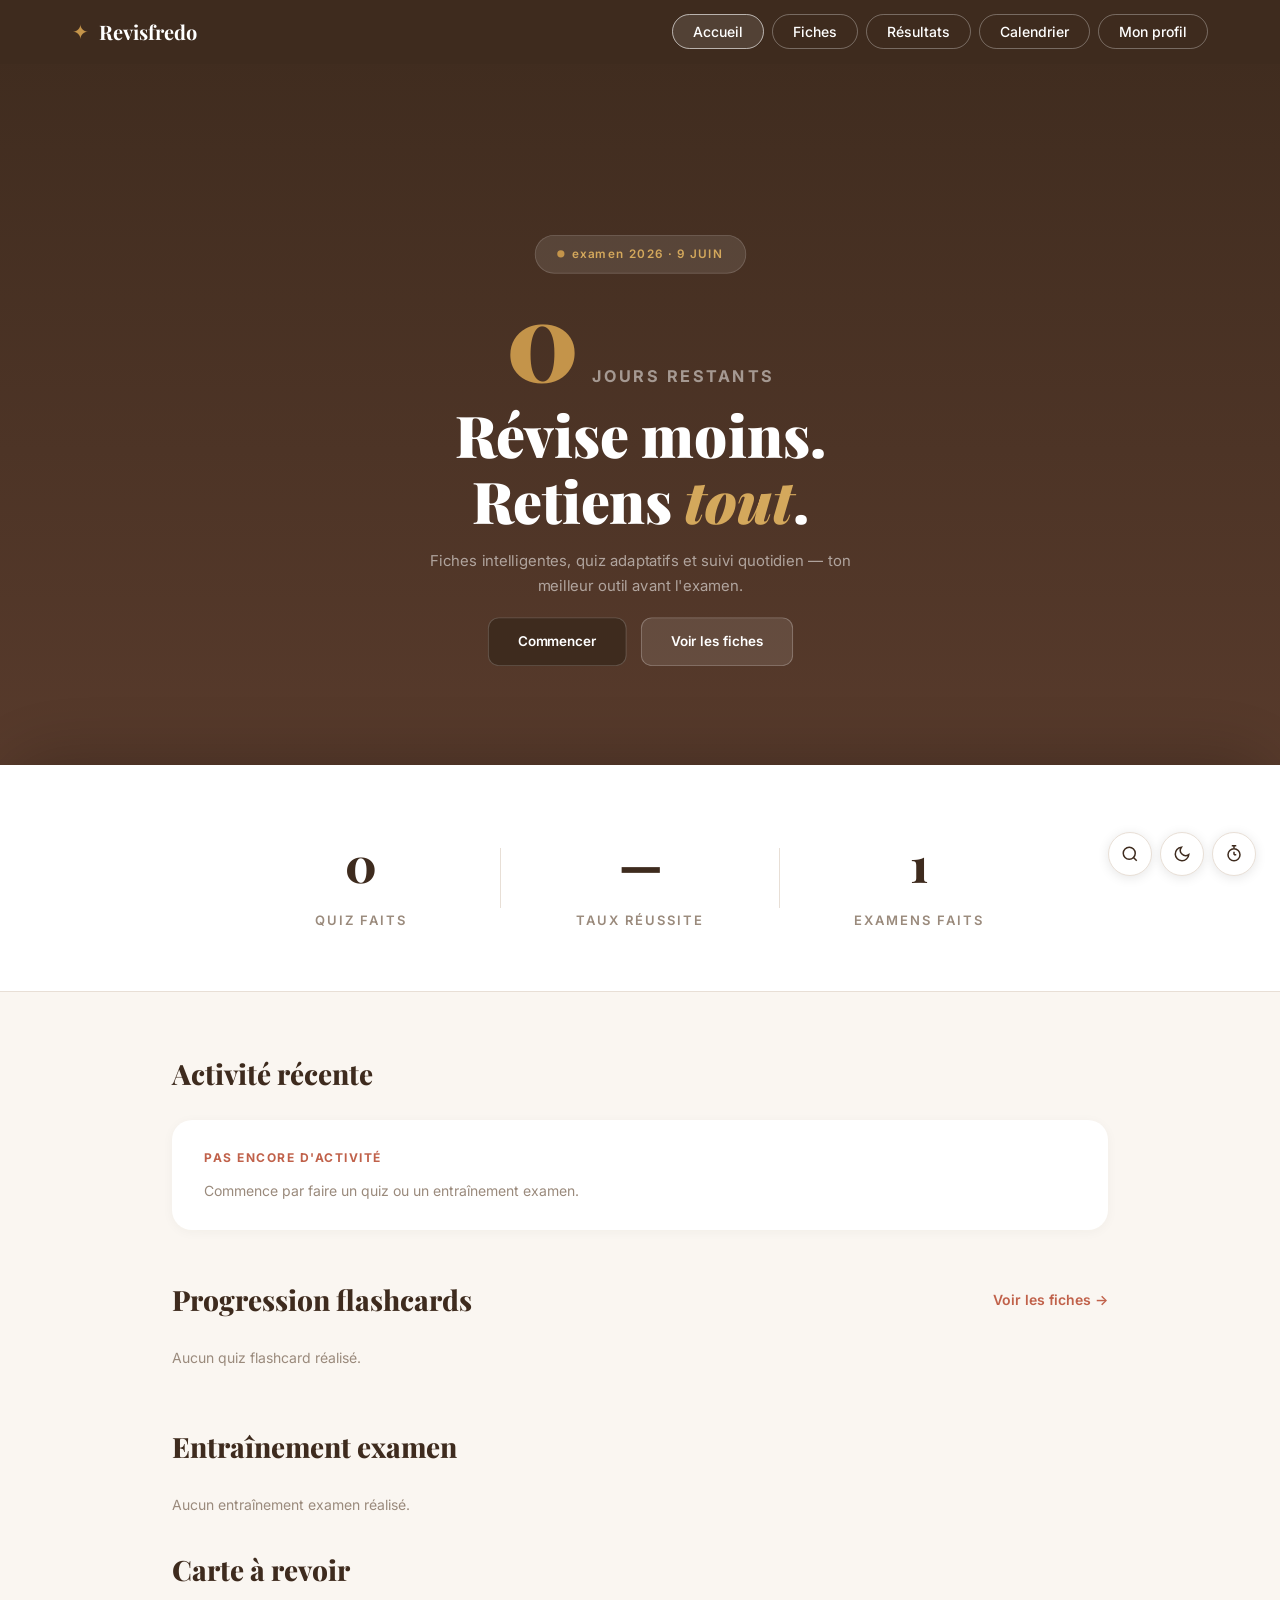
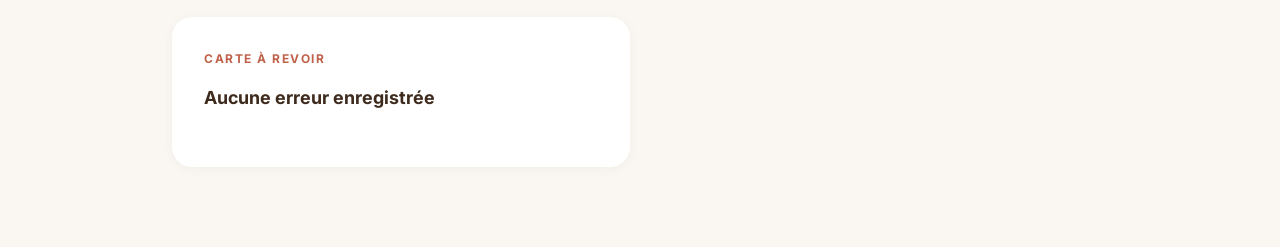
<file: index.html>
<!DOCTYPE html>
<html lang="fr">
<head>
    <meta charset="UTF-8">
    <meta name="viewport" content="width=device-width, initial-scale=1.0">
    <title>Revisfredo — Révise moins. Retiens tout.</title>
    <link rel="stylesheet" href="css/style.css">
    <link href="https://fonts.googleapis.com/css2?family=Playfair+Display:ital,wght@0,700;0,800;0,900;1,700;1,800&family=Inter:wght@400;500;600;700&display=swap" rel="stylesheet">
<script>if(localStorage.getItem("revisfredo_theme")==="dark")document.documentElement.setAttribute("data-theme","dark")</script>
</head>
<body>

    <!-- NAVBAR -->
    <nav class="navbar">
        <div class="nav-container">
            <div class="nav-logo">
                <span class="logo-icon">✦</span>
                <span class="logo-text">Revisfredo</span>
            </div>
            <div class="nav-hamburger" onclick="this.classList.toggle('open');document.querySelector('.nav-links').classList.toggle('open');document.body.classList.toggle('menu-open');document.documentElement.classList.toggle('menu-open')"><span></span><span></span><span></span></div>
            <ul class="nav-links">
                <li><a href="index.html" class="active">Accueil</a></li>
                <li><a href="fiches.html">Fiches</a></li>
                <li><a href="resultats.html">Résultats</a></li>
                <li><a href="calendrier.html">Calendrier</a></li>
                <li><a href="profil.html">Mon profil</a></li>
            </ul>
        </div>
    </nav>

    <!-- HERO -->
    <section class="hero">
        <div class="hero-container">
            <div class="hero-badge">
                <span class="badge-dot"></span>
                examen 2026 · 9 JUIN
            </div>
            <div class="countdown-big">
                <span id="countdown"></span> <span class="countdown-label">JOURS RESTANTS</span>
            </div>
            <h1 class="hero-title">Révise moins.<br>Retiens <em>tout</em>.</h1>
            <p class="hero-subtitle">Fiches intelligentes, quiz adaptatifs et suivi quotidien — ton<br>meilleur outil avant l'examen.</p>
            <div class="hero-buttons">
                <a href="fiches.html" class="btn btn-dark">Commencer</a>
                <a href="fiches.html" class="btn btn-outline">Voir les fiches</a>
            </div>
        </div>
    </section>

    <!-- SPACER to push content below the fixed hero -->
    <div class="hero-spacer"></div>

    <!-- CONTENT PANEL that slides up over the hero -->
    <div class="content-panel">

    <!-- STATS (dynamiques) -->
    <section class="stats">
        <div class="stats-container">
            <div class="stat-item">
                <span class="stat-number" id="statQuiz">0</span>
                <span class="stat-label">QUIZ FAITS</span>
            </div>
            <div class="stat-divider"></div>
            <div class="stat-item">
                <span class="stat-number" id="statPct">0%</span>
                <span class="stat-label">TAUX RÉUSSITE</span>
            </div>
            <div class="stat-divider"></div>
            <div class="stat-item">
                <span class="stat-number" id="statExam">0</span>
                <span class="stat-label">EXAMENS FAITS</span>
            </div>
        </div>
    </section>

    <section class="main-content">
        <div class="main-container">

            <!-- ACTIVITÉ RÉCENTE -->
            <div class="matieres-header">
                <h2>Activité récente</h2>
            </div>
            <div id="recentActivity"></div>

            <!-- FLASHCARDS PAR MODULE -->
            <div class="matieres-header" style="margin-top:32px;">
                <h2>Progression flashcards</h2>
                <a href="fiches.html" class="see-all">Voir les fiches →</a>
            </div>
            <div class="matieres-grid" id="fcProgress"></div>

            <!-- ENTRAÎNEMENT EXAMEN -->
            <div class="matieres-header" style="margin-top:32px;">
                <h2>Entraînement examen</h2>
            </div>
            <div id="examProgress"></div>

            <!-- CARTE À REVOIR -->
            <h2 class="section-title" style="margin-top:32px;">Carte à revoir</h2>
            <div class="quiz-progression-grid">
                <div class="quiz-card" id="hardFlashcard">
                    <span class="quiz-label">CARTE À REVOIR</span>
                    <p class="quiz-question" id="hardQuestion">Aucune erreur enregistrée</p>
                    <div class="quiz-answer-reveal">
                        <button class="btn btn-outline btn-sm" id="hardRevealBtn">Voir la réponse</button>
                        <p class="quiz-answer-text" id="hardAnswer" style="display:none;"></p>
                    </div>
                </div>
            </div>

        </div>
    </section>

    </div><!-- /content-panel -->

    <script src="js/script.js"></script>
    <script>
    (function() {
        // === FLASHCARD RESULTS ===
        const fcGlobal = JSON.parse(localStorage.getItem('fc_results_global') || '{}');
        let totalQuiz = 0, totalCorrect = 0, totalCards = 0;

        Object.values(fcGlobal).forEach(m => {
            if (m.total) { totalCards += m.total; totalCorrect += m.correct; totalQuiz++; }
        });

        // === EXAM RESULTS ===
        let examCount = 0;
        const examModules = ['M106','M117','M231','M162','M319'];
        const allExamStats = {};
        examModules.forEach(code => {
            const key = `exam_stats_${code}`;
            const stats = JSON.parse(localStorage.getItem(key) || '{}');
            if (Object.keys(stats).length > 0) {
                examCount++;
                Object.entries(stats).forEach(([theme, data]) => {
                    totalCards += data.correct + data.wrong;
                    totalCorrect += data.correct;
                    allExamStats[theme] = data;
                });
            }
        });
        // Also check by name
        ['Maintenance BDD','Infrastructure réseau','Protection des données','Modélisation de données','C++','Sciences appliquées'].forEach(name => {
            const key = `exam_stats_${name}`;
            const stats = JSON.parse(localStorage.getItem(key) || '{}');
            if (Object.keys(stats).length > 0) {
                examCount++;
                Object.entries(stats).forEach(([theme, data]) => {
                    if (!allExamStats[theme]) {
                        totalCards += data.correct + data.wrong;
                        totalCorrect += data.correct;
                        allExamStats[theme] = data;
                    }
                });
            }
        });

        // STATS BAR
        document.getElementById('statQuiz').textContent = totalQuiz;
        document.getElementById('statPct').textContent = totalCards > 0 ? Math.round(totalCorrect / totalCards * 100) + '%' : '—';
        document.getElementById('statExam').textContent = examCount;

        // === RECENT ACTIVITY ===
        const recentDiv = document.getElementById('recentActivity');
        const activities = [];

        Object.entries(fcGlobal).forEach(([key, m]) => {
            if (m.total > 0) {
                const pct = Math.round(m.correct / m.total * 100);
                activities.push({
                    type: 'flashcard',
                    name: m.name || key,
                    code: m.code || key,
                    score: `${m.correct}/${m.total}`,
                    pct: pct
                });
            }
        });

        Object.entries(allExamStats).forEach(([theme, data]) => {
            const total = data.correct + data.wrong;
            const pct = Math.round(data.correct / total * 100);
            activities.push({ type: 'exam', name: theme, score: `${data.correct}/${total}`, pct: pct });
        });

        if (activities.length === 0) {
            recentDiv.innerHTML = '<div class="today-card"><div class="today-left"><span class="today-label">PAS ENCORE D\'ACTIVITÉ</span><p style="color:var(--text-muted);font-size:14px;margin-top:8px;">Commence par faire un quiz ou un entraînement examen.</p></div></div>';
        } else {
            let html = '';
            activities.slice(0, 6).forEach(a => {
                const icon = a.type === 'exam' ? '📝' : '🃏';
                const label = a.type === 'exam' ? 'Examen' : 'Flashcards';
                const cls = a.pct >= 70 ? 'color:#2E7D32' : a.pct >= 40 ? 'color:#E65100' : 'color:#C62828';
                html += `<div class="today-card" style="margin-bottom:8px;">
                    <div class="today-left">
                        <span class="today-label">${icon} ${label}</span>
                        <div class="today-tasks"><span class="task done" style="font-size:14px;">${a.name}</span></div>
                    </div>
                    <div class="today-right">
                        <span class="today-count" style="${cls}">${a.pct}%</span>
                        <span class="today-completed">${a.score}</span>
                    </div>
                </div>`;
            });
            recentDiv.innerHTML = html;
        }

        // === FLASHCARD PROGRESS PER MODULE ===
        const fcDiv = document.getElementById('fcProgress');
        const modules = Object.entries(fcGlobal);
        if (modules.length === 0) {
            fcDiv.innerHTML = '<p style="color:var(--text-muted);font-size:14px;">Aucun quiz flashcard réalisé.</p>';
        } else {
            let html = '';
            modules.forEach(([key, m]) => {
                const pct = m.total > 0 ? Math.round(m.correct / m.total * 100) : 0;
                html += `<div class="matiere-card">
                    <div class="matiere-icon icon-math">
                        <svg width="24" height="24" viewBox="0 0 24 24" fill="none" stroke="currentColor" stroke-width="2"><rect x="2" y="4" width="20" height="14" rx="3"/><line x1="8" y1="21" x2="16" y2="21"/><line x1="12" y1="18" x2="12" y2="21"/></svg>
                    </div>
                    <h3>${m.name || key}</h3>
                    <p class="matiere-topics">${m.correct} correctes · ${m.total - m.correct} erreurs</p>
                    <div class="matiere-progress">
                        <div class="progress-info"><span>${m.total} cartes</span><span>${pct}%</span></div>
                        <div class="progress-bar"><div class="progress-fill" data-progress="${pct}"></div></div>
                    </div>
                </div>`;
            });
            fcDiv.innerHTML = html;
            // Animate progress bars
            setTimeout(() => {
                fcDiv.querySelectorAll('.progress-fill').forEach(bar => {
                    bar.style.width = bar.dataset.progress + '%';
                });
            }, 100);
        }

        // === EXAM PROGRESS ===
        const examDiv = document.getElementById('examProgress');
        const examEntries = Object.entries(allExamStats);
        if (examEntries.length === 0) {
            examDiv.innerHTML = '<p style="color:var(--text-muted);font-size:14px;">Aucun entraînement examen réalisé.</p>';
        } else {
            let html = '<div class="matieres-grid">';
            examEntries.forEach(([theme, data]) => {
                const total = data.correct + data.wrong;
                const pct = Math.round(data.correct / total * 100);
                const color = pct >= 70 ? '#2E7D32' : pct >= 40 ? '#E65100' : '#C62828';
                html += `<div class="matiere-card">
                    <div class="matiere-icon" style="background:${color}15;color:${color};">
                        <svg width="24" height="24" viewBox="0 0 24 24" fill="none" stroke="${color}" stroke-width="2"><path d="M9 11l3 3L22 4"/><path d="M21 12v7a2 2 0 0 1-2 2H5a2 2 0 0 1-2-2V5a2 2 0 0 1 2-2h11"/></svg>
                    </div>
                    <h3>${theme}</h3>
                    <p class="matiere-topics">${data.correct} correctes · ${data.wrong} erreurs</p>
                    <div class="matiere-progress">
                        <div class="progress-info"><span>${total} questions</span><span style="color:${color}">${pct}%</span></div>
                        <div class="progress-bar"><div class="progress-fill" data-progress="${pct}"></div></div>
                    </div>
                </div>`;
            });
            html += '</div>';
            examDiv.innerHTML = html;
            setTimeout(() => {
                examDiv.querySelectorAll('.progress-fill').forEach(bar => {
                    bar.style.width = bar.dataset.progress + '%';
                });
            }, 100);
        }

        // === CARTE À REVOIR ===
        const allErrors = [];
        Object.values(fcGlobal).forEach(m => {
            if (m.errors) allErrors.push(...m.errors);
        });
        if (allErrors.length > 0) {
            const rand = allErrors[Math.floor(Math.random() * allErrors.length)];
            document.getElementById('hardQuestion').textContent = rand.q;
            document.getElementById('hardAnswer').textContent = rand.a;
            document.getElementById('hardRevealBtn').addEventListener('click', function() {
                const ans = document.getElementById('hardAnswer');
                if (ans.style.display === 'none') {
                    ans.style.display = 'block';
                    this.textContent = 'Masquer';
                } else {
                    ans.style.display = 'none';
                    this.textContent = 'Voir la réponse';
                }
            });
        } else {
            document.getElementById('hardRevealBtn').style.display = 'none';
        }
    })();
    </script>

<script src="js/global.js"></script>
</body>
</html>
</file>
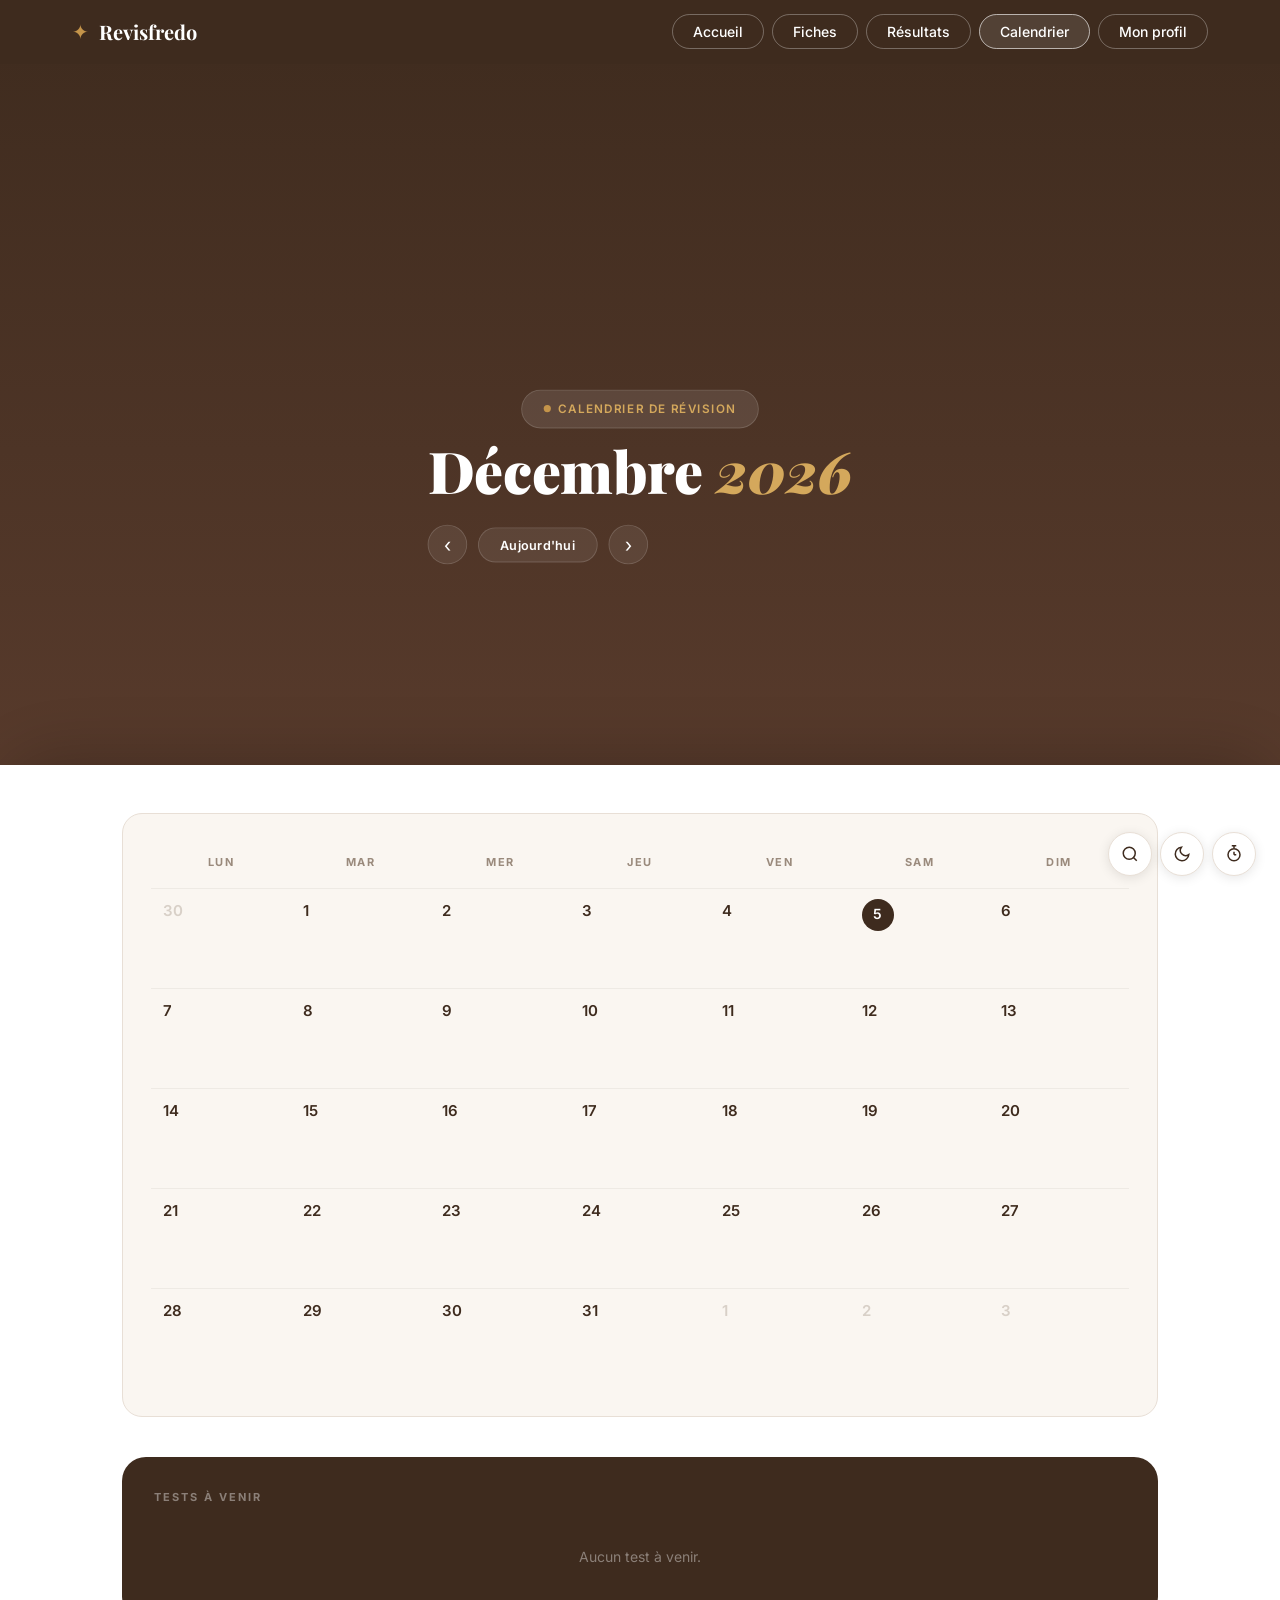
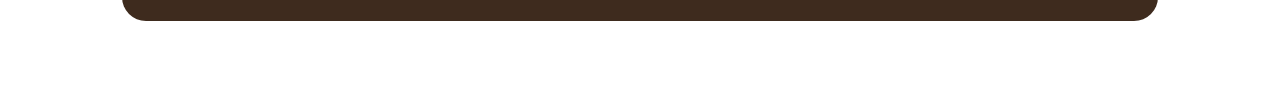
<file: calendrier.html>
<!DOCTYPE html>
<html lang="fr">
<head>
    <meta charset="UTF-8">
    <meta name="viewport" content="width=device-width, initial-scale=1.0">
    <title>Revisfredo — Calendrier</title>
    <link rel="stylesheet" href="css/style.css">
    <link rel="stylesheet" href="css/calendrier.css">
    <link href="https://fonts.googleapis.com/css2?family=Playfair+Display:ital,wght@0,700;0,800;0,900;1,700;1,800&family=Inter:wght@400;500;600;700&display=swap" rel="stylesheet">
<script>if(localStorage.getItem("revisfredo_theme")==="dark")document.documentElement.setAttribute("data-theme","dark")</script>
</head>
<body>

    <!-- NAVBAR -->
    <nav class="navbar">
        <div class="nav-container">
            <div class="nav-logo">
                <span class="logo-icon">✦</span>
                <span class="logo-text">Revisfredo</span>
            </div>
            <div class="nav-hamburger" onclick="this.classList.toggle('open');document.querySelector('.nav-links').classList.toggle('open');document.body.classList.toggle('menu-open');document.documentElement.classList.toggle('menu-open')"><span></span><span></span><span></span></div>
            <ul class="nav-links">
                <li><a href="index.html">Accueil</a></li>
                <li><a href="fiches.html">Fiches</a></li>
                <li><a href="resultats.html">Résultats</a></li>
                <li><a href="calendrier.html" class="active">Calendrier</a></li>
                <li><a href="profil.html">Mon profil</a></li>
            </ul>
        </div>
    </nav>

    <!-- HERO -->
    <section class="hero hero-cal">
        <div class="hero-container">
            <div class="hero-badge">
                <span class="badge-dot"></span>
                CALENDRIER DE RÉVISION
            </div>
            <h1 class="hero-title"><span id="calMonthTitle">Mars</span> <em id="calYearTitle">2026</em></h1>
            <div class="cal-nav">
                <button class="cal-nav-btn" id="calPrev">‹</button>
                <button class="cal-nav-today" id="calToday">Aujourd'hui</button>
                <button class="cal-nav-btn" id="calNext">›</button>
            </div>
        </div>
    </section>

    <!-- SPACER -->
    <div class="hero-spacer"></div>

    <!-- CONTENT PANEL -->
    <div class="content-panel">

        <!-- CALENDRIER GRAND -->
        <section class="cal-section">
            <div class="cal-container-wide">
                <div class="cal-grid">
                    <div class="cal-header-row">
                        <span>LUN</span><span>MAR</span><span>MER</span><span>JEU</span><span>VEN</span><span>SAM</span><span>DIM</span>
                    </div>
                    <div class="cal-body" id="calBody"></div>
                </div>
            </div>
        </section>

        <!-- TESTS À VENIR -->
        <section class="cal-upcoming-section">
            <div class="cal-container-wide">
                <div class="cal-upcoming-card">
                    <span class="cal-upcoming-tag">TESTS À VENIR</span>
                    <div class="cal-upcoming-list" id="upcomingList"></div>
                </div>
            </div>
        </section>

    </div>

    <script>
        // --- TESTS (uniquement ceux que tu as donnés) ---
        const tests = [
            { date: '2026-04-01', name: 'Anglais', module: 'AN', color: '#C4944A', link: 'module.html?name=Anglais&code=AN' },
        ];

        const monthNames = ['Janvier','Février','Mars','Avril','Mai','Juin','Juillet','Août','Septembre','Octobre','Novembre','Décembre'];
        const now = new Date();
        let currentMonth = now.getMonth();
        let currentYear = now.getFullYear();

        function getTestsForDate(y, m, d) {
            const dateStr = `${y}-${String(m+1).padStart(2,'0')}-${String(d).padStart(2,'0')}`;
            return tests.filter(t => t.date === dateStr);
        }

        function renderCalendar() {
            document.getElementById('calMonthTitle').textContent = monthNames[currentMonth];
            document.getElementById('calYearTitle').textContent = currentYear;

            const firstDay = new Date(currentYear, currentMonth, 1);
            let startDay = firstDay.getDay() - 1;
            if (startDay < 0) startDay = 6;

            const daysInMonth = new Date(currentYear, currentMonth + 1, 0).getDate();
            const prevMonthDays = new Date(currentYear, currentMonth, 0).getDate();

            const body = document.getElementById('calBody');
            body.innerHTML = '';

            const today = new Date();
            const isCurrentMonth = today.getMonth() === currentMonth && today.getFullYear() === currentYear;

            // Previous month
            for (let i = startDay - 1; i >= 0; i--) {
                body.innerHTML += `<div class="cal-day cal-day-other"><span class="cal-day-num">${prevMonthDays - i}</span></div>`;
            }

            // Current month
            for (let d = 1; d <= daysInMonth; d++) {
                const isToday = isCurrentMonth && d === today.getDate();
                const dayTests = getTestsForDate(currentYear, currentMonth, d);

                let testHtml = '';
                if (dayTests.length > 0) {
                    testHtml = dayTests.map(t =>
                        `<a href="${t.link}" class="cal-test-badge" style="background:${t.color}">${t.name}</a>`
                    ).join('');
                }

                body.innerHTML += `
                    <div class="cal-day ${isToday ? 'cal-day-today' : ''} ${dayTests.length > 0 ? 'cal-day-has-test' : ''}">
                        <span class="cal-day-num">${d}</span>
                        ${testHtml}
                    </div>
                `;
            }

            // Next month
            const totalCells = startDay + daysInMonth;
            const remaining = totalCells % 7 === 0 ? 0 : 7 - (totalCells % 7);
            for (let i = 1; i <= remaining; i++) {
                body.innerHTML += `<div class="cal-day cal-day-other"><span class="cal-day-num">${i}</span></div>`;
            }
        }

        function renderUpcoming() {
            const list = document.getElementById('upcomingList');
            const todayStr = `${now.getFullYear()}-${String(now.getMonth()+1).padStart(2,'0')}-${String(now.getDate()).padStart(2,'0')}`;
            const upcoming = tests.filter(t => t.date >= todayStr);

            if (upcoming.length === 0) {
                list.innerHTML = '<p class="cal-no-tests">Aucun test à venir.</p>';
                return;
            }

            upcoming.forEach(t => {
                const d = new Date(t.date);
                const dayNum = d.getDate();
                const month = monthNames[d.getMonth()];
                const dayNames = ['Dimanche','Lundi','Mardi','Mercredi','Jeudi','Vendredi','Samedi'];
                const dayName = dayNames[d.getDay()];
                const diff = Math.ceil((d - now) / (1000 * 60 * 60 * 24));
                let timeLabel = diff === 0 ? "Aujourd'hui" : diff === 1 ? 'Demain' : `Dans ${diff} jours`;

                list.innerHTML += `
                    <a href="${t.link}" class="cal-upcoming-item">
                        <div class="cal-upcoming-color" style="background:${t.color}"></div>
                        <div class="cal-upcoming-info">
                            <h4>Test ${t.name}</h4>
                            <span>${dayName} ${dayNum} ${month} · ${t.module}</span>
                        </div>
                        <div class="cal-upcoming-right">
                            <span class="cal-upcoming-time">${timeLabel}</span>
                            <span class="cal-upcoming-arrow">→</span>
                        </div>
                    </a>
                `;
            });
        }

        document.getElementById('calPrev').addEventListener('click', () => {
            currentMonth--;
            if (currentMonth < 0) { currentMonth = 11; currentYear--; }
            renderCalendar();
        });

        document.getElementById('calNext').addEventListener('click', () => {
            currentMonth++;
            if (currentMonth > 11) { currentMonth = 0; currentYear++; }
            renderCalendar();
        });

        document.getElementById('calToday').addEventListener('click', () => {
            currentMonth = now.getMonth();
            currentYear = now.getFullYear();
            renderCalendar();
        });

        renderCalendar();
        renderUpcoming();
    </script>


<script src="js/global.js"></script>
</body>
</html>
</file>
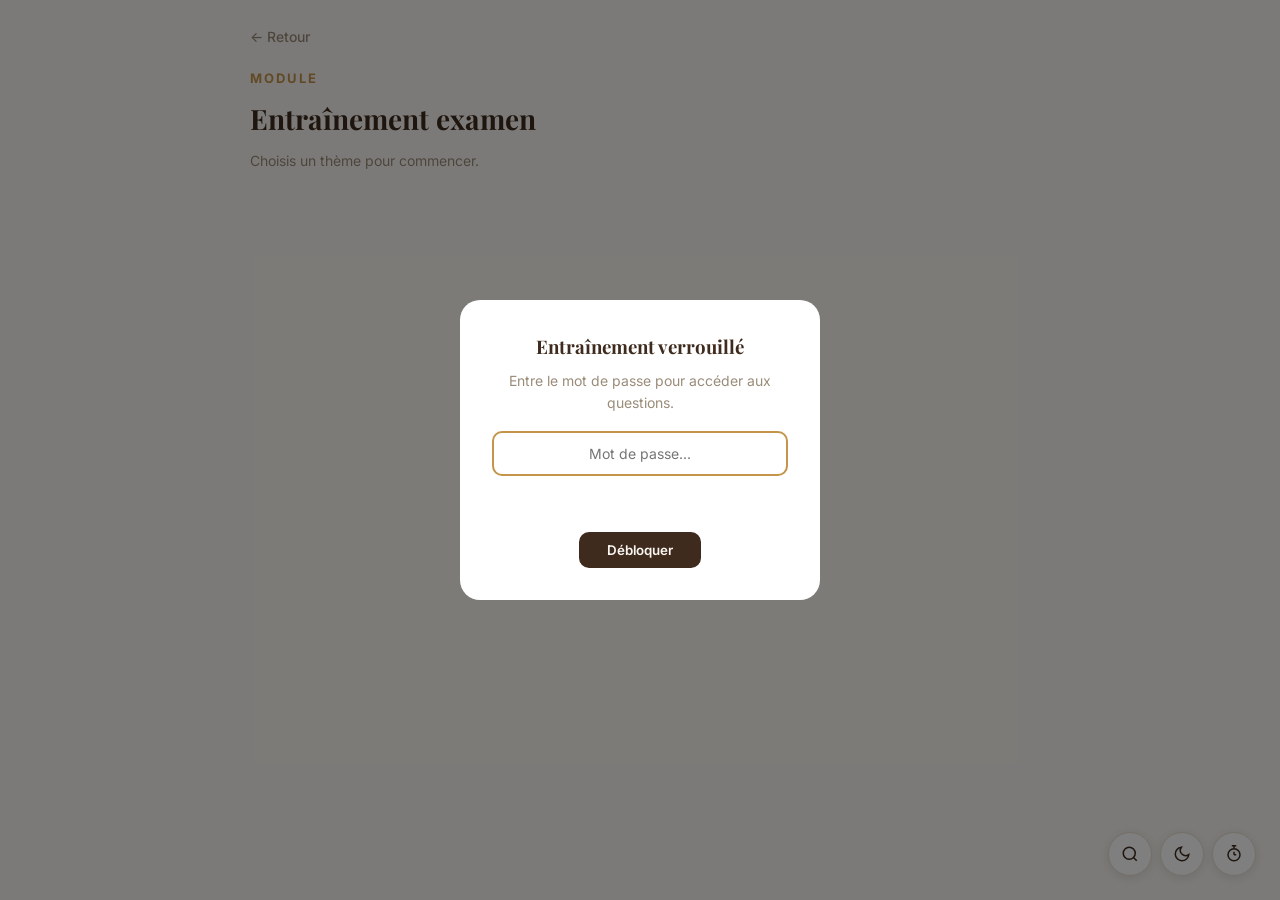
<file: examen.html>
<!DOCTYPE html>
<html lang="fr">
<head>
    <meta charset="UTF-8">
    <meta name="viewport" content="width=device-width, initial-scale=1.0">
    <title>Revisfredo — Entraînement examen</title>
    <link rel="stylesheet" href="css/style.css">
    <link href="https://fonts.googleapis.com/css2?family=Playfair+Display:ital,wght@0,700;0,800;0,900;1,700;1,800&family=Inter:wght@400;500;600;700&display=swap" rel="stylesheet">
    <style>
    html, body { background: var(--cream, #FAF6F1); margin: 0; }
    :root {
        --brown-dark: #3E2B1E;
        --gold: #C4944A;
        --cream: #FAF6F1;
        --white: #fff;
        --border: #E8DDD0;
        --text-muted: #9A8C7A;
    }
    [data-theme="dark"] {
        --brown-dark: #F0E6D8;
        --gold: #D4A85C;
        --cream: #1A1410;
        --white: #221C16;
        --border: #3A3028;
        --text-muted: #9A8B78;
    }
    [data-theme="dark"] .exam-page { color: #F0E6D8; }
    [data-theme="dark"] .exam-q-card { background: #2A2218; }
    [data-theme="dark"] .exam-q-type.written { background: #1B2E1A; color: #66BB6A; }
    [data-theme="dark"] .exam-q-type.qcm { background: #1A2530; color: #64B5F6; }
    [data-theme="dark"] .exam-q-type.practical { background: #2E2214; color: #FFB74D; }
    [data-theme="dark"] .qcm-opt { background: #2A2218; color: #F0E6D8; }
    [data-theme="dark"] .qcm-opt:hover { background: rgba(212,168,92,0.08); }
    [data-theme="dark"] .qcm-opt.correct { border-color: #66BB6A; background: #1B2E1A; }
    [data-theme="dark"] .qcm-opt.wrong { border-color: #EF5350; background: #2E1A1A; }
    [data-theme="dark"] .exam-answer-reveal { background: #1B2E1A; border-left-color: #66BB6A; color: #F0E6D8; }
    [data-theme="dark"] .exam-answer-area { background: #1A1410; color: #F0E6D8; border-color: #3A3028; }
    [data-theme="dark"] .exam-answer-area:focus { border-color: #D4A85C; }
    [data-theme="dark"] .theme-card { background: #2A2218; border-color: #3A3028; }
    [data-theme="dark"] .theme-card:hover { border-color: #D4A85C; }
    [data-theme="dark"] .theme-card-left h3 { color: #F0E6D8; }
    [data-theme="dark"] .theme-card-badge { background: #1A1410; }
    [data-theme="dark"] .exam-btn-primary { background: #D4A85C; color: #1A1410; }
    [data-theme="dark"] .exam-btn-primary:hover { background: #E0B96E; }
    [data-theme="dark"] .exam-results { background: #2A2218; }
    [data-theme="dark"] .exam-results h2 { color: #F0E6D8; }
    [data-theme="dark"] .exam-pwd-content { background: #2A2218; }
    [data-theme="dark"] .exam-pwd-content h3 { color: #F0E6D8; }
    [data-theme="dark"] .exam-pwd-backdrop { background: rgba(0,0,0,0.7); }

    .exam-page { max-width: 820px; margin: 0 auto; padding: 24px 20px 60px; font-family: 'Inter', sans-serif; }
    .exam-back { display: inline-flex; align-items: center; gap: 8px; color: var(--text-muted); text-decoration: none; font-size: 14px; font-weight: 500; margin-bottom: 20px; }
    .exam-back:hover { color: var(--brown-dark); }
    .exam-label { color: var(--gold); font-weight: 700; font-size: 13px; letter-spacing: 2px; text-transform: uppercase; margin-bottom: 8px; }
    .exam-title { font-family: 'Playfair Display', serif; font-size: 28px; color: var(--brown-dark); margin: 0 0 8px; }
    .exam-sub { color: var(--text-muted); font-size: 14px; margin-bottom: 32px; }

    /* --- THEME SELECTION --- */
    .theme-grid { display: flex; flex-direction: column; gap: 12px; }
    .theme-card {
        background: var(--white); border-radius: 14px; padding: 20px 24px;
        cursor: pointer; border: 2px solid var(--border); transition: all 0.2s ease;
        display: flex; align-items: center; justify-content: space-between;
    }
    .theme-card:hover { border-color: var(--gold); transform: translateY(-1px); }
    .theme-card-left h3 { font-size: 16px; color: var(--brown-dark); margin: 0 0 4px; }
    .theme-card-left p { font-size: 13px; color: var(--text-muted); margin: 0; }
    .theme-card-badge {
        background: var(--cream); color: var(--text-muted); font-size: 12px; font-weight: 600;
        padding: 4px 10px; border-radius: 20px; white-space: nowrap;
    }
    .theme-card.has-errors .theme-card-badge { background: #FFF3E0; color: #E65100; }
    .theme-card.most-errors { border-color: #E65100; }
    .theme-card.most-errors .theme-card-badge { background: #E65100; color: white; }

    /* --- QUESTION VIEW --- */
    .exam-question-view { display: none; }
    .exam-question-view.active { display: block; }
    .exam-progress { display: flex; align-items: center; gap: 12px; margin-bottom: 24px; }
    .exam-progress-bar { flex: 1; height: 6px; background: var(--border); border-radius: 3px; overflow: hidden; }
    .exam-progress-fill { height: 100%; background: var(--gold); border-radius: 3px; transition: width 0.3s ease; }
    .exam-progress-text { font-size: 13px; color: var(--text-muted); font-weight: 600; white-space: nowrap; }

    .exam-q-card {
        background: var(--white); border-radius: 16px; padding: 28px; margin-bottom: 20px;
        border: 1px solid var(--border);
    }
    .exam-q-type {
        display: inline-block; font-size: 11px; font-weight: 700; text-transform: uppercase;
        letter-spacing: 1.5px; padding: 4px 10px; border-radius: 6px; margin-bottom: 14px;
    }
    .exam-q-type.written { background: #E8F5E9; color: #2E7D32; }
    .exam-q-type.qcm { background: #E3F2FD; color: #1565C0; }
    .exam-q-type.practical { background: #FFF3E0; color: #E65100; }

    .exam-q-text { font-size: 16px; color: var(--brown-dark); line-height: 1.6; margin-bottom: 20px; font-weight: 500; }

    /* Written answer */
    .exam-answer-area {
        width: 100%; min-height: 100px; padding: 14px; border: 2px solid var(--border);
        border-radius: 12px; font-family: 'Inter', sans-serif; font-size: 14px; resize: vertical;
        background: var(--cream); color: var(--brown-dark); outline: none; transition: border-color 0.2s;
        box-sizing: border-box;
    }
    .exam-answer-area:focus { border-color: var(--gold); }

    /* QCM options */
    .qcm-options { display: flex; flex-direction: column; gap: 10px; }
    .qcm-opt {
        padding: 14px 18px; border: 2px solid var(--border); border-radius: 12px;
        cursor: pointer; font-size: 14px; color: var(--brown-dark); transition: all 0.2s;
        background: var(--white);
    }
    .qcm-opt:hover { border-color: var(--gold); background: rgba(196,148,74,0.05); }
    .qcm-opt.selected { border-color: var(--gold); background: rgba(196,148,74,0.12); font-weight: 600; }
    .qcm-opt.correct { border-color: #2E7D32; background: #E8F5E9; }
    .qcm-opt.wrong { border-color: #C62828; background: #FFEBEE; }

    /* Buttons */
    .exam-btn {
        display: inline-block; padding: 12px 28px; border: none; border-radius: 12px;
        font-family: 'Inter', sans-serif; font-size: 14px; font-weight: 600; cursor: pointer;
        transition: all 0.2s; margin-top: 16px;
    }
    .exam-btn-primary { background: var(--brown-dark); color: var(--cream); }
    .exam-btn-primary:hover { background: var(--gold); }
    .exam-btn-correct { background: #2E7D32; color: white; }
    .exam-btn-correct:hover { background: #1B5E20; }
    .exam-btn-wrong { background: #C62828; color: white; }
    .exam-btn-wrong:hover { background: #B71C1C; }
    .exam-btn:disabled { opacity: 0.4; cursor: not-allowed; }

    /* Correct answer reveal */
    .exam-answer-reveal {
        margin-top: 16px; padding: 16px 20px; background: #F1F8E9; border-left: 4px solid #2E7D32;
        border-radius: 0 12px 12px 0; display: none; font-size: 14px; line-height: 1.7;
        color: var(--brown-dark); white-space: pre-wrap;
    }
    .exam-answer-reveal.show { display: block; }
    .exam-answer-reveal strong { color: #2E7D32; }

    .exam-self-eval { display: none; margin-top: 16px; }
    .exam-self-eval.show { display: flex; gap: 12px; align-items: center; }
    .exam-self-eval span { font-size: 14px; color: var(--text-muted); font-weight: 500; }

    /* Results */
    .exam-results {
        background: var(--white); border-radius: 16px; padding: 32px; text-align: center;
        border: 1px solid var(--border);
    }
    .exam-results h2 { font-family: 'Playfair Display', serif; color: var(--brown-dark); margin-bottom: 8px; }
    .exam-results-score { font-size: 48px; font-weight: 800; color: var(--gold); margin: 16px 0; }
    .exam-results-detail { font-size: 14px; color: var(--text-muted); margin-bottom: 24px; }
    .exam-theme-results { text-align: left; margin-top: 24px; }
    .exam-theme-row {
        display: flex; justify-content: space-between; align-items: center;
        padding: 10px 0; border-bottom: 1px solid var(--border); font-size: 14px;
    }
    .exam-theme-row:last-child { border: none; }
    .exam-theme-name { color: var(--brown-dark); font-weight: 500; }
    .exam-theme-score { font-weight: 700; }
    .exam-theme-score.good { color: #2E7D32; }
    .exam-theme-score.medium { color: #E65100; }
    .exam-theme-score.bad { color: #C62828; }

    /* Password modal */
    .exam-pwd-modal {
        position: fixed; inset: 0; z-index: 9999; display: flex; align-items: center;
        justify-content: center; opacity: 0; pointer-events: none; transition: opacity 0.3s;
    }
    .exam-pwd-modal.open { opacity: 1; pointer-events: auto; }
    .exam-pwd-backdrop { position: absolute; inset: 0; background: rgba(0,0,0,0.5); }
    .exam-pwd-content {
        position: relative; background: var(--white); border-radius: 20px; padding: 32px;
        max-width: 360px; width: 90%; text-align: center; z-index: 2;
    }
    .exam-pwd-content h3 { font-family: 'Playfair Display', serif; color: var(--brown-dark); margin-bottom: 8px; }
    .exam-pwd-content p { font-size: 14px; color: var(--text-muted); margin-bottom: 16px; }
    .exam-pwd-content input {
        width: 100%; padding: 12px; border: 2px solid var(--border); border-radius: 10px;
        font-family: 'Inter', sans-serif; font-size: 14px; text-align: center; outline: none;
        box-sizing: border-box;
    }
    .exam-pwd-content input:focus { border-color: var(--gold); }
    .exam-pwd-error { color: #C62828; font-size: 13px; min-height: 20px; margin-top: 8px; }
    .exam-pwd-btn {
        margin-top: 12px; padding: 10px 28px; background: var(--brown-dark); color: var(--cream);
        border: none; border-radius: 10px; font-weight: 600; cursor: pointer; font-family: 'Inter', sans-serif;
    }
    .exam-pwd-btn:hover { background: var(--gold); }

    .shake { animation: shake 0.4s ease; }
    @keyframes shake {
        0%,100% { transform: translateX(0); }
        20%,60% { transform: translateX(-6px); }
        40%,80% { transform: translateX(6px); }
    }

    @media (max-width: 600px) {
        .exam-title { font-size: 22px; }
        .exam-q-card { padding: 20px; }
        .exam-self-eval.show { flex-direction: column; }
    }
    </style>
<script>if(localStorage.getItem("revisfredo_theme")==="dark")document.documentElement.setAttribute("data-theme","dark")</script>
</head>
<body>

    <div class="exam-page">
        <a href="#" class="exam-back" id="examBack">← Retour</a>
        <p class="exam-label" id="examLabel">M106</p>
        <h1 class="exam-title">Entraînement examen</h1>
        <p class="exam-sub" id="examSub">Choisis un thème pour commencer.</p>

        <!-- THEME SELECTION -->
        <div id="themeSelect" class="theme-grid"></div>

        <!-- QUESTION VIEW -->
        <div id="questionView" class="exam-question-view">
            <div class="exam-progress">
                <div class="exam-progress-bar"><div class="exam-progress-fill" id="progressFill"></div></div>
                <span class="exam-progress-text" id="progressText">1 / 10</span>
            </div>
            <div class="exam-q-card" id="qCard"></div>
        </div>

        <!-- RESULTS -->
        <div id="resultsView" style="display:none;"></div>
    </div>

    <!-- PASSWORD MODAL -->
    <div class="exam-pwd-modal" id="examPwdModal">
        <div class="exam-pwd-backdrop" id="examPwdBackdrop"></div>
        <div class="exam-pwd-content">
            <h3>Entraînement verrouillé</h3>
            <p>Entre le mot de passe pour accéder aux questions.</p>
            <input type="password" id="examPwdInput" placeholder="Mot de passe..." autocomplete="off">
            <p class="exam-pwd-error" id="examPwdError"></p>
            <button class="exam-pwd-btn" id="examPwdSubmit">Débloquer</button>
        </div>
    </div>

    <script>
    const params = new URLSearchParams(window.location.search);
    const moduleName = params.get('name') || 'Module';
    const moduleCode = params.get('code') || '';

    document.getElementById('examLabel').textContent = moduleCode || moduleName.toUpperCase();
    document.getElementById('examBack').addEventListener('click', e => {
        e.preventDefault();
        window.location.href = `module.html?name=${encodeURIComponent(moduleName)}&code=${encodeURIComponent(moduleCode)}`;
    });

    // =====================
    // QUESTIONS DATA (M106)
    // =====================
    const examData = {
        'Maintenance BDD': [
            {
                theme: 'Thème 1 — Environnement Oracle',
                questions: [
                    { type: 'written', q: 'Pourquoi Oracle tourne-t-il dans un conteneur Docker plutôt qu\'installé directement sur la machine ?', a: 'Oracle est lourd et complexe à installer nativement. Docker permet d\'isoler l\'installation dans un conteneur (Oracle XE), de le démarrer/arrêter facilement, et d\'éviter les conflits avec le système hôte.' },
                    { type: 'written', q: 'De quoi Docker Desktop dépend-il sur Windows ? Que faire en cas d\'erreur persistante ?', a: 'Docker Desktop dépend de WSL (Windows Subsystem for Linux). En cas d\'erreur : vérifier que WSL est activé, que la version est à jour (wsl --update), et redémarrer Docker Desktop.' },
                    { type: 'written', q: 'Quel est le workflow à exécuter chaque matin pour commencer à travailler sur Oracle ?', a: 'Démarrer Docker Desktop → attendre que Docker soit prêt → lancer le conteneur Oracle XE → ouvrir SQL Developer → se connecter.' },
                    { type: 'written', q: 'Quelle est la différence entre CDB et PDB dans Oracle ?', a: 'CDB (Container Database) = la base conteneur globale (SID = XE). PDB (Pluggable Database) = une base enfichable à l\'intérieur du CDB (Service Name = XEPDB1). On travaille dans la PDB.' },
                    { type: 'written', q: 'En Oracle, quel est le lien entre un utilisateur et un schéma ?', a: 'Un schéma = un utilisateur (relation 1:1). Créer un utilisateur "magasin" crée automatiquement le schéma "magasin".' },
                    { type: 'written', q: 'Comment pointer vers une table appartenant à un autre schéma ?', a: 'On utilise la notation schéma.table, par exemple : magasin.client' },
                    { type: 'written', q: 'À quoi sert la commande PURGE RECYCLE BIN en Oracle ?', a: 'Elle vide la corbeille Oracle. Les objets supprimés (tables, etc.) restent dans la corbeille sous forme BIN... tant qu\'on ne purge pas.' },
                    { type: 'qcm', q: 'En Oracle, créer un utilisateur revient à :', options: ['Créer une nouvelle base de données', 'Créer un schéma du même nom', 'Créer une table système', 'Créer un conteneur Docker'], correct: 1 },
                    { type: 'qcm', q: 'Le service name utilisé pour la connexion PDB Oracle XE est :', options: ['XE', 'ORCL', 'XEPDB1', 'SYSTEM'], correct: 2 },
                    { type: 'qcm', q: 'Avant toute commande SQL Developer, il faut :', options: ['Redémarrer Windows', 'Démarrer Docker et lancer le conteneur Oracle', 'Vider la corbeille Oracle', 'Mettre à jour WSL'], correct: 1 },
                    { type: 'qcm', q: 'En MySQL, CREATE DATABASE et CREATE SCHEMA :', options: ['Font deux choses différentes', 'Font la même chose', 'N\'existent pas', 'Nécessitent d\'être administrateur'], correct: 1 },
                    { type: 'practical', q: 'Décris pas à pas comment créer une connexion SQL Developer pour la PDB d\'Oracle XE, en listant tous les champs à remplir.', a: '1. Ouvrir SQL Developer\n2. Nouvelle connexion\n3. Name : PDB_magasin (ou autre nom descriptif)\n4. Username : system\n5. Password : manager\n6. Cocher "Service Name" (pas SID)\n7. Saisir : XEPDB1\n8. Hostname : localhost\n9. Port : 1521\n10. Tester la connexion puis sauvegarder' },
                    { type: 'practical', q: 'Un camarade dit "Docker ne démarre pas, j\'ai une erreur". Liste les 3 vérifications à faire dans l\'ordre.', a: '1. Vérifier que WSL est activé et à jour (wsl --update dans PowerShell)\n2. Vérifier que Docker Desktop est bien installé et lancé\n3. Vérifier que la virtualisation est activée dans le BIOS (Hyper-V / VT-x)' }
                ]
            },
            {
                theme: 'Thème 2 — Modélisation MCD → MLD → MPD',
                questions: [
                    { type: 'written', q: 'Que signifient les acronymes MCD, MLD, MPD ?', a: 'MCD = Modèle Conceptuel de Données (le "quoi")\nMLD = Modèle Logique de Données (le "comment")\nMPD = Modèle Physique de Données (le script SQL)' },
                    { type: 'written', q: 'Dans quel ordre produit-on ces trois modèles et pourquoi ?', a: 'MCD → MLD → MPD. Le MCD est abstrait (compréhensible par le client), le MLD traduit en tables/relations (pour les développeurs), le MPD est le script SQL concret (dépend du SGBDR choisi).' },
                    { type: 'written', q: 'Qu\'est-ce qu\'une table associative et quand est-elle créée ?', a: 'Une table associative est créée quand on a une relation N:N entre deux entités. Elle contient les FK des deux tables + les attributs propres à la relation (ex: quantité, prix).' },
                    { type: 'written', q: 'Pourquoi faut-il historiser le prix dans la table associative Commande_Produit ?', a: 'Si le prix est modifié dans la table Produit, les anciennes commandes changeraient de montant. En stockant le prix au moment de l\'achat dans la table associative, on historise le prix réel payé.' },
                    { type: 'written', q: 'Pourquoi la catégorie est-elle une entité séparée et pas un simple attribut de Produit ?', a: 'Car une catégorie peut être réutilisée par plusieurs produits. En faire une entité séparée évite la redondance et permet de modifier le nom d\'une catégorie en un seul endroit.' },
                    { type: 'written', q: 'Dans quel ordre faut-il créer les tables dans le MPD, et pourquoi ?', a: '1. Tables sans FK (Localité, Catégorie)\n2. Tables dépendantes avec FK (Client, Produit)\n3. Tables associatives en dernier (Commande_Produit)\nCar une FK doit pointer vers une table qui existe déjà.' },
                    { type: 'qcm', q: 'Le MCD est destiné à :', options: ['L\'administrateur système', 'Le client et les parties prenantes métier', 'Le développeur uniquement', 'Oracle directement'], correct: 1 },
                    { type: 'qcm', q: 'Une relation N:N entre deux entités devient au MLD :', options: ['Une clé étrangère dans une des deux tables', 'Une table associative', 'Deux clés primaires', 'Une vue'], correct: 1 },
                    { type: 'qcm', q: 'Dans une relation 1,N, la clé étrangère se place :', options: ['Dans la table du côté "1"', 'Dans la table du côté "N" (plusieurs)', 'Dans les deux tables', 'Dans une table associative'], correct: 1 },
                    { type: 'qcm', q: 'L\'ordre de création des tables est :', options: ['Tables associatives → dépendantes → référencées', 'Peu importe l\'ordre', 'Tables référencées (sans FK) → dépendantes → associatives', 'Par ordre alphabétique'], correct: 2 },
                    { type: 'practical', q: 'On te donne : Client (0..*) passe (1,1) Commande ; Commande (1..*) contient (0..*) Produit. Écris le MLD correspondant en listant toutes les tables avec leurs PK, FK et attributs.', a: 'Client (PK: id_client, nom, prenom, email)\nCommande (PK: id_commande, date, etat, FK: id_client → Client)\nProduit (PK: id_produit, nom, prix, description)\nCommande_Produit (PK: id_commande + id_produit, FK: id_commande → Commande, FK: id_produit → Produit, quantite, prix_achat)' },
                    { type: 'practical', q: 'Dans quel ordre créerais-tu les tables Client, Localité, Commande, Commande_Produit, Produit, Catégorie ? Justifie.', a: '1. Localité (pas de FK)\n2. Catégorie (pas de FK)\n3. Client (FK vers Localité)\n4. Produit (FK vers Catégorie)\n5. Commande (FK vers Client)\n6. Commande_Produit (FK vers Commande et Produit)\nRaison : on crée d\'abord les tables sans dépendances, puis celles qui en ont.' }
                ]
            },
            {
                theme: 'Thème 3 — DDL et contraintes Oracle',
                questions: [
                    { type: 'written', q: 'Quels sont les 4 sous-langages du SQL ? Donne leur nom complet et un exemple de commande.', a: 'LDD (DDL) : CREATE TABLE, ALTER, DROP\nLMD (DML) : SELECT, INSERT, UPDATE, DELETE\nLCD (DCL) : GRANT, REVOKE\nLCT (TCL) : COMMIT, ROLLBACK' },
                    { type: 'written', q: 'Quelles sont les trois propriétés d\'une bonne clé primaire ?', a: '1. Unique\n2. Non nulle\n3. Non porteuse d\'information (ne jamais mettre un email, AVS, etc.)' },
                    { type: 'written', q: 'Quel type utiliser pour un NPA ou un téléphone ? Pourquoi pas NUMBER ?', a: 'VARCHAR2. Car NUMBER supprimerait les zéros à gauche (ex: 01onal deviendrait 1...) et ne gère pas les préfixes (+41).' },
                    { type: 'written', q: 'Écris la syntaxe moderne Oracle pour une PK auto-incrémentée.', a: 'id NUMBER GENERATED BY DEFAULT AS IDENTITY' },
                    { type: 'written', q: 'Cite les 5 grandes contraintes d\'intégrité et leur rôle.', a: 'PRIMARY KEY : identifiant unique + non nul\nFOREIGN KEY : intégrité référentielle\nUNIQUE : valeur unique (peut être nulle)\nNOT NULL : valeur obligatoire\nCHECK : règle métier (ex: âge > 0)' },
                    { type: 'written', q: 'Pourquoi faut-il nommer ses contraintes ?', a: 'Pour avoir des messages d\'erreur compréhensibles. Sans nommage, Oracle affiche "ORA-00001: SYS_C007234" au lieu de "CTCK_titre_valide".' },
                    { type: 'qcm', q: 'Pour stocker un numéro postal suisse (ex : 2800), on utilise :', options: ['NUMBER(4)', 'INT', 'VARCHAR2(4)', 'CHAR(4)'], correct: 2 },
                    { type: 'qcm', q: 'La méthode moderne en Oracle pour auto-générer une PK est :', options: ['AUTO_INCREMENT', 'SEQUENCE + TRIGGER', 'GENERATED BY DEFAULT AS IDENTITY', 'SERIAL'], correct: 2 },
                    { type: 'qcm', q: 'Laquelle de ces contraintes peut accepter des valeurs NULL ?', options: ['PRIMARY KEY', 'NOT NULL', 'UNIQUE', 'Aucune des trois'], correct: 2 },
                    { type: 'qcm', q: 'Le sous-langage SQL qui contient CREATE TABLE est :', options: ['LMD (DML)', 'LCD (DCL)', 'LDD (DDL)', 'LCT (TCL)'], correct: 2 },
                    { type: 'qcm', q: 'Nommer les contraintes permet principalement :', options: ['D\'améliorer les performances', 'D\'obtenir des messages d\'erreur lisibles', 'De gagner de la place en base', 'De chiffrer les données'], correct: 1 },
                    { type: 'practical', q: 'Écris le CREATE TABLE pour une table client avec : id auto-généré, nom, prénom, email unique, titre (Monsieur ou Madame uniquement), date de naissance. Nomme toutes tes contraintes.', a: 'CREATE TABLE client (\n  id_client NUMBER GENERATED BY DEFAULT AS IDENTITY,\n  nom VARCHAR2(50) CONSTRAINT CTNN_client_nom NOT NULL,\n  prenom VARCHAR2(50) CONSTRAINT CTNN_client_prenom NOT NULL,\n  email VARCHAR2(100),\n  titre VARCHAR2(10),\n  date_naissance DATE,\n  CONSTRAINT CTPK_client PRIMARY KEY (id_client),\n  CONSTRAINT CTUK_client_email UNIQUE (email),\n  CONSTRAINT CTCK_client_titre CHECK (titre IN (\'Monsieur\', \'Madame\'))\n);' },
                    { type: 'practical', q: 'Corrige ce code et explique les erreurs :\nCREATE TABLE produit (\n  id NUMBER PRIMARY KEY,\n  nom VARCHAR(50),\n  prix NUMBER NOT NULL,\n  code_barre NUMBER\n);', a: 'Erreurs :\n1. id : pas auto-généré → ajouter GENERATED BY DEFAULT AS IDENTITY\n2. PRIMARY KEY non nommée → CONSTRAINT CTPK_produit PRIMARY KEY (id)\n3. VARCHAR → VARCHAR2 (syntaxe Oracle)\n4. code_barre en NUMBER → VARCHAR2 (c\'est un code, pas un calcul, pour garder les zéros)\n5. NOT NULL et UNIQUE non nommés\n\nVersion corrigée :\nCREATE TABLE produit (\n  id NUMBER GENERATED BY DEFAULT AS IDENTITY,\n  nom VARCHAR2(50) CONSTRAINT CTNN_produit_nom NOT NULL,\n  prix NUMBER CONSTRAINT CTNN_produit_prix NOT NULL,\n  code_barre VARCHAR2(20),\n  CONSTRAINT CTPK_produit PRIMARY KEY (id)\n);' }
                ]
            },
            {
                theme: 'Thème 4 — Gestion des droits (DCL)',
                questions: [
                    { type: 'written', q: 'Que signifie l\'acronyme DCL (LCD) ? Quelle est sa fonction ?', a: 'DCL = Data Control Language (LCD = Langage de Contrôle des Données). Il gère les droits d\'accès : qui a le droit de faire quoi sur quels objets.' },
                    { type: 'written', q: 'Quelle est la différence entre un privilège système et un privilège d\'objet ?', a: 'Privilège système = action globale sur la base (CREATE SESSION, CREATE TABLE, CREATE VIEW)\nPrivilège objet = action sur un objet précis (SELECT, INSERT, UPDATE, DELETE sur une table spécifique)' },
                    { type: 'written', q: 'Quelles sont les 4 étapes du workflow de gestion des droits par rôles ?', a: '1. Créer le rôle (CREATE ROLE)\n2. Attribuer les privilèges au rôle (GRANT ... TO rôle)\n3. Créer l\'utilisateur + CREATE SESSION (CREATE USER + GRANT CREATE SESSION)\n4. Assigner le rôle à l\'utilisateur (GRANT rôle TO user)' },
                    { type: 'written', q: 'Pour quelles deux raisons faut-il éviter les rôles prédéfinis d\'Oracle ?', a: '1. Ils donnent trop de droits (violation du principe du moindre privilège)\n2. Leur contenu change entre les versions d\'Oracle → comportement imprévisible' },
                    { type: 'written', q: 'Quelle est la différence entre WITH GRANT OPTION et WITH ADMIN OPTION lors d\'une révocation ?', a: 'WITH GRANT OPTION (privilège objet) : la révocation est EN CASCADE — si on révoque Paul, Marie perd aussi le droit.\nWITH ADMIN OPTION (privilège système) : PAS de cascade — Marie garde le droit même si Paul est révoqué.' },
                    { type: 'qcm', q: 'GRANT et REVOKE appartiennent à :', options: ['LDD (DDL)', 'LMD (DML)', 'LCD (DCL)', 'LCT (TCL)'], correct: 2 },
                    { type: 'qcm', q: 'CREATE SESSION est un privilège :', options: ['D\'objet', 'Système', 'De rôle', 'Inexistant'], correct: 1 },
                    { type: 'qcm', q: 'SELECT sur la table magasin.client est un privilège :', options: ['D\'objet', 'Système', 'De rôle', 'Obligatoire'], correct: 0 },
                    { type: 'qcm', q: 'Les rôles prédéfinis d\'Oracle sont déconseillés car :', options: ['Ils sont payants', 'Ils donnent trop de droits et changent entre versions', 'Ils ne fonctionnent pas en XE', 'Ils sont lents'], correct: 1 },
                    { type: 'qcm', q: 'Lors d\'une révocation, la cascade s\'applique avec :', options: ['WITH ADMIN OPTION uniquement', 'WITH GRANT OPTION uniquement', 'Les deux', 'Aucune des deux'], correct: 1 },
                    { type: 'qcm', q: 'Pour qu\'un utilisateur puisse se connecter à Oracle, il faut lui donner :', options: ['GRANT CONNECT', 'GRANT CREATE SESSION', 'GRANT SELECT', 'GRANT ALL'], correct: 1 },
                    { type: 'practical', q: 'Écris le script SQL complet pour :\n1. Créer un rôle responsable_stock\n2. Lui donner SELECT, INSERT, UPDATE sur magasin.produit\n3. Créer l\'utilisateur Marie avec mot de passe Marie2026\n4. Lui permettre de se connecter\n5. Lui attribuer le rôle', a: 'CREATE ROLE responsable_stock;\n\nGRANT SELECT, INSERT, UPDATE ON magasin.produit TO responsable_stock;\n\nCREATE USER Marie IDENTIFIED BY Marie2026;\nGRANT CREATE SESSION TO Marie;\n\nGRANT responsable_stock TO Marie;' },
                    { type: 'practical', q: 'Paul a reçu GRANT SELECT ON client TO Paul WITH GRANT OPTION. Paul donne ce droit à Marie. L\'admin révoque Paul. Que se passe-t-il pour Marie ?', a: 'Marie perd aussi le droit SELECT sur client. Avec WITH GRANT OPTION (privilège objet), la révocation est EN CASCADE : révoquer Paul révoque automatiquement tous ceux à qui Paul a transmis le droit.' },
                    { type: 'practical', q: 'Paul a reçu GRANT CREATE TABLE TO Paul WITH ADMIN OPTION. Même scénario. Que se passe-t-il pour Marie ?', a: 'Marie GARDE le droit CREATE TABLE. Avec WITH ADMIN OPTION (privilège système), il n\'y a PAS de cascade : révoquer Paul ne touche pas Marie.' }
                ]
            },
            {
                theme: 'Questions transversales',
                questions: [
                    { type: 'written', q: 'Décris le parcours complet d\'un projet de base de données, depuis la réunion client jusqu\'à l\'utilisateur final.', a: '1. Réunion client → recueil des besoins\n2. MCD → modélisation conceptuelle (cardinalités, entités)\n3. MLD → traduction en tables (PK, FK, tables associatives)\n4. MPD → script SQL (CREATE TABLE avec contraintes nommées = DDL)\n5. Insertion des données (INSERT = DML)\n6. Création des utilisateurs et rôles (GRANT = DCL)\n7. L\'utilisateur se connecte (CREATE SESSION) et fait ses requêtes (SELECT)' },
                    { type: 'written', q: 'Un développeur dit : "J\'ai créé mes tables, inséré des données, mais je n\'arrive pas à me connecter avec mon nouvel utilisateur." Quelle est l\'erreur ?', a: 'Il a oublié GRANT CREATE SESSION TO utilisateur. Sans ce privilège système, l\'utilisateur ne peut même pas se connecter à la base.' },
                    { type: 'practical', q: 'Classe ces commandes dans le bon sous-langage SQL : CREATE TABLE, GRANT, INSERT, COMMIT, DROP, SELECT, REVOKE, UPDATE, ROLLBACK, ALTER.', a: 'LDD (DDL) : CREATE TABLE, DROP, ALTER\nLMD (DML) : INSERT, SELECT, UPDATE\nLCD (DCL) : GRANT, REVOKE\nLCT (TCL) : COMMIT, ROLLBACK' },
                    { type: 'practical', q: 'Cas pratique : Modélise un système de location de vélos (clients, vélos, locations, stations). Écris le CREATE TABLE de la table location avec contraintes nommées et au moins deux CHECK.', a: 'CREATE TABLE location (\n  id_location NUMBER GENERATED BY DEFAULT AS IDENTITY,\n  id_client NUMBER CONSTRAINT CTNN_loc_client NOT NULL,\n  id_velo NUMBER CONSTRAINT CTNN_loc_velo NOT NULL,\n  id_station_depart NUMBER CONSTRAINT CTNN_loc_depart NOT NULL,\n  id_station_arrivee NUMBER,\n  date_debut TIMESTAMP CONSTRAINT CTNN_loc_debut NOT NULL,\n  date_fin TIMESTAMP,\n  prix NUMBER,\n  CONSTRAINT CTPK_location PRIMARY KEY (id_location),\n  CONSTRAINT CTFK_loc_client FOREIGN KEY (id_client) REFERENCES client(id_client),\n  CONSTRAINT CTFK_loc_velo FOREIGN KEY (id_velo) REFERENCES velo(id_velo),\n  CONSTRAINT CTFK_loc_depart FOREIGN KEY (id_station_depart) REFERENCES station(id_station),\n  CONSTRAINT CTFK_loc_arrivee FOREIGN KEY (id_station_arrivee) REFERENCES station(id_station),\n  CONSTRAINT CTCK_loc_prix CHECK (prix >= 0),\n  CONSTRAINT CTCK_loc_dates CHECK (date_fin IS NULL OR date_fin > date_debut)\n);' }
                ]
            },
            {
                theme: '10 pièges de l\'examen',
                questions: [
                    { type: 'written', q: 'Piège 1 : Quelle est la différence entre SID et Service Name dans SQL Developer ?', a: 'SID = identifiant de l\'instance (XE pour le CDB). Service Name = nom du service (XEPDB1 pour la PDB). Se tromper = se connecter au mauvais endroit.' },
                    { type: 'written', q: 'Piège 2 : Pourquoi ne faut-il pas mettre un NPA en NUMBER ?', a: 'NUMBER supprimerait les zéros à gauche. Ex : NPA 01000 deviendrait 1000. Il faut utiliser VARCHAR2.' },
                    { type: 'written', q: 'Piège 3 : Que se passe-t-il si on oublie GRANT CREATE SESSION ?', a: 'L\'utilisateur ne pourra pas se connecter du tout à Oracle, même s\'il a tous les autres droits.' },
                    { type: 'written', q: 'Piège 4 : Pourquoi éviter CONNECT et RESOURCE ?', a: 'Ce sont des rôles prédéfinis qui donnent trop de droits (violation du moindre privilège) et dont le contenu change entre versions Oracle.' },
                    { type: 'written', q: 'Piège 5 : Pourquoi nommer ses contraintes ?', a: 'Sans nommage, Oracle donne un nom système illisible (SYS_C007234). Avec un nom (CTCK_titre), le message d\'erreur est compréhensible.' },
                    { type: 'written', q: 'Piège 6 : Que se passe-t-il si on crée les tables dans le mauvais ordre ?', a: 'Erreur de FK : la table référencée n\'existe pas encore. Il faut créer les tables sans FK d\'abord.' },
                    { type: 'written', q: 'Piège 7 : Quelle est la différence cascade entre GRANT OPTION et ADMIN OPTION ?', a: 'GRANT OPTION (objet) = révocation en cascade.\nADMIN OPTION (système) = PAS de cascade.' },
                    { type: 'written', q: 'Piège 8 : Pourquoi historiser le prix dans Commande_Produit ?', a: 'Si le prix change dans la table Produit, les anciennes commandes changeraient de montant. Le prix doit être figé au moment de l\'achat.' },
                    { type: 'written', q: 'Piège 9 : Dans une relation 1,N, où va la FK ?', a: 'La FK va dans la table du côté N (le côté "plusieurs"). Exemple : FK id_client dans la table Commande.' },
                    { type: 'written', q: 'Piège 10 : Pourquoi ne pas utiliser un email ou un AVS comme PK ?', a: 'Une PK ne doit pas être porteuse d\'information. Un email peut changer, un AVS est une donnée sensible. Il faut un ID technique auto-généré.' }
                ]
            }
        ]
    };

    // =====================
    // ENGINE
    // =====================
    const themes = examData[moduleName] || [];
    const themeSelect = document.getElementById('themeSelect');
    const questionView = document.getElementById('questionView');
    const resultsView = document.getElementById('resultsView');
    let currentTheme = null;
    let currentQ = 0;
    let answers = [];
    const statsKey = `exam_stats_${moduleCode || moduleName}`;

    function getStats() {
        return JSON.parse(localStorage.getItem(statsKey) || '{}');
    }
    function saveStats(stats) {
        localStorage.setItem(statsKey, JSON.stringify(stats));
    }

    // Build theme selection
    function renderThemes() {
        const stats = getStats();
        let maxErrors = 0;
        let maxTheme = '';
        themes.forEach(t => {
            const s = stats[t.theme];
            if (s && s.wrong > maxErrors) { maxErrors = s.wrong; maxTheme = t.theme; }
        });

        themeSelect.innerHTML = '';
        themes.forEach((t, i) => {
            const s = stats[t.theme] || { correct: 0, wrong: 0 };
            const total = s.correct + s.wrong;
            const card = document.createElement('div');
            card.className = 'theme-card';
            if (s.wrong > 0) card.classList.add('has-errors');
            if (t.theme === maxTheme && maxErrors > 0) card.classList.add('most-errors');

            const badge = total > 0 ? `${Math.round(s.correct/total*100)}% réussi` : `${t.questions.length} questions`;
            card.innerHTML = `
                <div class="theme-card-left">
                    <h3>${t.theme}</h3>
                    <p>${t.questions.length} questions · ${t.questions.filter(q=>q.type==='qcm').length} QCM · ${t.questions.filter(q=>q.type==='practical').length} exercices</p>
                </div>
                <span class="theme-card-badge">${badge}</span>
            `;
            card.addEventListener('click', () => startTheme(i));
            themeSelect.appendChild(card);
        });

        // All themes button
        const allCard = document.createElement('div');
        allCard.className = 'theme-card';
        allCard.style.borderColor = 'var(--gold)';
        const totalQ = themes.reduce((sum, t) => sum + t.questions.length, 0);
        allCard.innerHTML = `
            <div class="theme-card-left">
                <h3>Tous les thèmes</h3>
                <p>${totalQ} questions au total</p>
            </div>
            <span class="theme-card-badge" style="background:var(--gold);color:white;">Complet</span>
        `;
        allCard.addEventListener('click', () => startAllThemes());
        themeSelect.appendChild(allCard);
    }

    function startTheme(index) {
        currentTheme = { ...themes[index], originalIndex: index };
        currentQ = 0;
        answers = [];
        themeSelect.style.display = 'none';
        document.getElementById('examSub').style.display = 'none';
        questionView.classList.add('active');
        renderQuestion();
    }

    function startAllThemes() {
        const allQuestions = [];
        themes.forEach(t => {
            t.questions.forEach(q => allQuestions.push({ ...q, theme: t.theme }));
        });
        currentTheme = { theme: 'Tous les thèmes', questions: allQuestions };
        currentQ = 0;
        answers = [];
        themeSelect.style.display = 'none';
        document.getElementById('examSub').style.display = 'none';
        questionView.classList.add('active');
        renderQuestion();
    }

    function renderQuestion() {
        const q = currentTheme.questions[currentQ];
        const total = currentTheme.questions.length;
        document.getElementById('progressFill').style.width = ((currentQ + 1) / total * 100) + '%';
        document.getElementById('progressText').textContent = `${currentQ + 1} / ${total}`;

        const typeLabel = q.type === 'qcm' ? 'QCM' : q.type === 'practical' ? 'Exercice pratique' : 'Question écrite';
        const typeClass = q.type;

        let html = `<span class="exam-q-type ${typeClass}">${typeLabel}</span>`;
        html += `<div class="exam-q-text">${q.q.replace(/\n/g, '<br>')}</div>`;

        if (q.type === 'qcm') {
            html += '<div class="qcm-options">';
            q.options.forEach((opt, i) => {
                html += `<div class="qcm-opt" data-idx="${i}">${String.fromCharCode(65+i)}) ${opt}</div>`;
            });
            html += '</div>';
            html += '<button class="exam-btn exam-btn-primary" id="btnValidate" disabled>Valider</button>';
        } else {
            html += `<textarea class="exam-answer-area" id="userAnswer" placeholder="Écris ta réponse ici..."></textarea>`;
            html += '<button class="exam-btn exam-btn-primary" id="btnValidate">Voir la réponse</button>';
        }

        html += `<div class="exam-answer-reveal" id="answerReveal"><strong>Réponse :</strong><br>${(q.a || '').replace(/\n/g, '<br>')}</div>`;
        html += `<div class="exam-self-eval" id="selfEval">
            <span>Ta réponse était :</span>
            <button class="exam-btn exam-btn-correct" id="btnCorrectSelf">Correcte</button>
            <button class="exam-btn exam-btn-wrong" id="btnWrongSelf">Incorrecte</button>
        </div>`;

        document.getElementById('qCard').innerHTML = html;

        // QCM click
        if (q.type === 'qcm') {
            let selected = -1;
            document.querySelectorAll('.qcm-opt').forEach(opt => {
                opt.addEventListener('click', () => {
                    document.querySelectorAll('.qcm-opt').forEach(o => o.classList.remove('selected'));
                    opt.classList.add('selected');
                    selected = parseInt(opt.dataset.idx);
                    document.getElementById('btnValidate').disabled = false;
                });
            });

            document.getElementById('btnValidate').addEventListener('click', () => {
                // Show correct/wrong
                document.querySelectorAll('.qcm-opt').forEach(opt => {
                    const idx = parseInt(opt.dataset.idx);
                    if (idx === q.correct) opt.classList.add('correct');
                    if (idx === selected && idx !== q.correct) opt.classList.add('wrong');
                    opt.style.pointerEvents = 'none';
                });
                document.getElementById('btnValidate').style.display = 'none';
                document.getElementById('answerReveal').classList.add('show');

                const isCorrect = selected === q.correct;
                answers.push({ theme: q.theme || currentTheme.theme, correct: isCorrect });

                // Auto next after 1.5s
                setTimeout(() => {
                    currentQ++;
                    if (currentQ < currentTheme.questions.length) {
                        renderQuestion();
                    } else {
                        showResults();
                    }
                }, 1500);
            });
        } else {
            // Written / practical
            document.getElementById('btnValidate').addEventListener('click', () => {
                document.getElementById('btnValidate').style.display = 'none';
                document.getElementById('answerReveal').classList.add('show');
                document.getElementById('selfEval').classList.add('show');
                const ta = document.getElementById('userAnswer');
                if (ta) ta.disabled = true;
            });

            // Self evaluation
            document.getElementById('qCard').addEventListener('click', (e) => {
                if (e.target.id === 'btnCorrectSelf' || e.target.id === 'btnWrongSelf') {
                    const isCorrect = e.target.id === 'btnCorrectSelf';
                    answers.push({ theme: q.theme || currentTheme.theme, correct: isCorrect });
                    currentQ++;
                    if (currentQ < currentTheme.questions.length) {
                        renderQuestion();
                    } else {
                        showResults();
                    }
                }
            });
        }
    }

    function showResults() {
        questionView.classList.remove('active');
        resultsView.style.display = 'block';

        const total = answers.length;
        const correct = answers.filter(a => a.correct).length;
        const pct = Math.round(correct / total * 100);

        // Stats by theme
        const byTheme = {};
        answers.forEach(a => {
            if (!byTheme[a.theme]) byTheme[a.theme] = { correct: 0, wrong: 0 };
            if (a.correct) byTheme[a.theme].correct++;
            else byTheme[a.theme].wrong++;
        });

        // Save stats
        const stats = getStats();
        Object.entries(byTheme).forEach(([theme, data]) => {
            if (!stats[theme]) stats[theme] = { correct: 0, wrong: 0 };
            stats[theme].correct += data.correct;
            stats[theme].wrong += data.wrong;
        });
        saveStats(stats);

        let themeRows = '';
        Object.entries(byTheme).forEach(([theme, data]) => {
            const total = data.correct + data.wrong;
            const pct = Math.round(data.correct / total * 100);
            const cls = pct >= 70 ? 'good' : pct >= 40 ? 'medium' : 'bad';
            themeRows += `<div class="exam-theme-row">
                <span class="exam-theme-name">${theme}</span>
                <span class="exam-theme-score ${cls}">${data.correct}/${total} (${pct}%)</span>
            </div>`;
        });

        resultsView.innerHTML = `
            <div class="exam-results">
                <h2>Résultats</h2>
                <div class="exam-results-score">${pct}%</div>
                <p class="exam-results-detail">${correct} bonnes réponses sur ${total}</p>
                <div class="exam-theme-results">
                    <h3 style="font-size:15px;color:var(--brown-dark);margin-bottom:12px;">Par thème</h3>
                    ${themeRows}
                </div>
                <button class="exam-btn exam-btn-primary" style="margin-top:24px;" onclick="location.reload()">Recommencer</button>
                <button class="exam-btn" style="margin-top:12px;background:var(--border);color:var(--brown-dark);" onclick="window.location.href='module.html?name=${encodeURIComponent(moduleName)}&code=${encodeURIComponent(moduleCode)}'">Retour au module</button>
            </div>
        `;
    }

    // =====================
    // PASSWORD
    // =====================
    const examUnlocked = localStorage.getItem('examUnlocked') === '1';
    const pwdModal = document.getElementById('examPwdModal');
    const pwdInput = document.getElementById('examPwdInput');
    const pwdError = document.getElementById('examPwdError');

    if (!examUnlocked) {
        pwdModal.classList.add('open');
        setTimeout(() => pwdInput.focus(), 300);
    } else {
        renderThemes();
    }

    document.getElementById('examPwdBackdrop').addEventListener('click', () => {
        window.location.href = `module.html?name=${encodeURIComponent(moduleName)}&code=${encodeURIComponent(moduleCode)}`;
    });

    function tryUnlock() {
        if (pwdInput.value === 'picasso32') {
            localStorage.setItem('examUnlocked', '1');
            pwdModal.classList.remove('open');
            renderThemes();
        } else {
            pwdError.textContent = 'Mot de passe incorrect';
            pwdInput.classList.add('shake');
            setTimeout(() => pwdInput.classList.remove('shake'), 500);
        }
    }

    document.getElementById('examPwdSubmit').addEventListener('click', tryUnlock);
    pwdInput.addEventListener('keydown', e => { if (e.key === 'Enter') tryUnlock(); });

    </script>
<script src="js/global.js"></script>
</body>
</html>
</file>
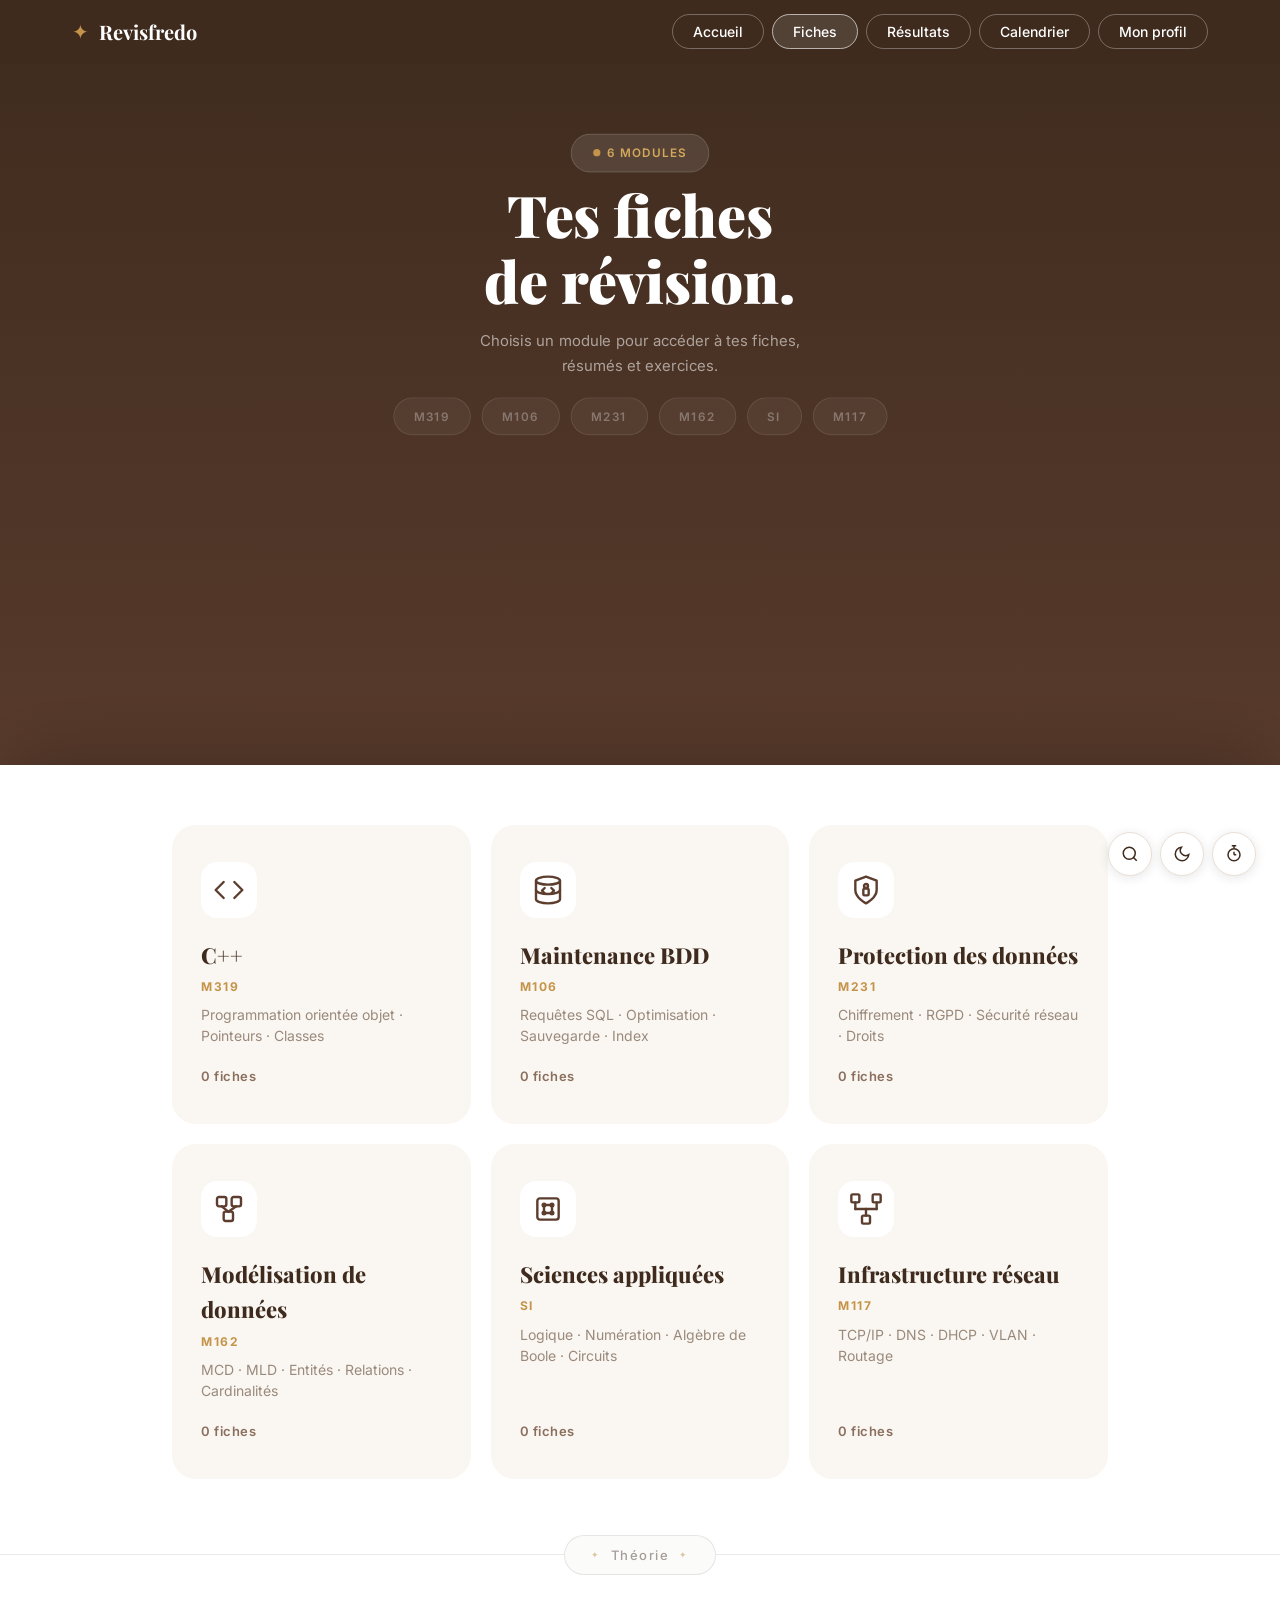
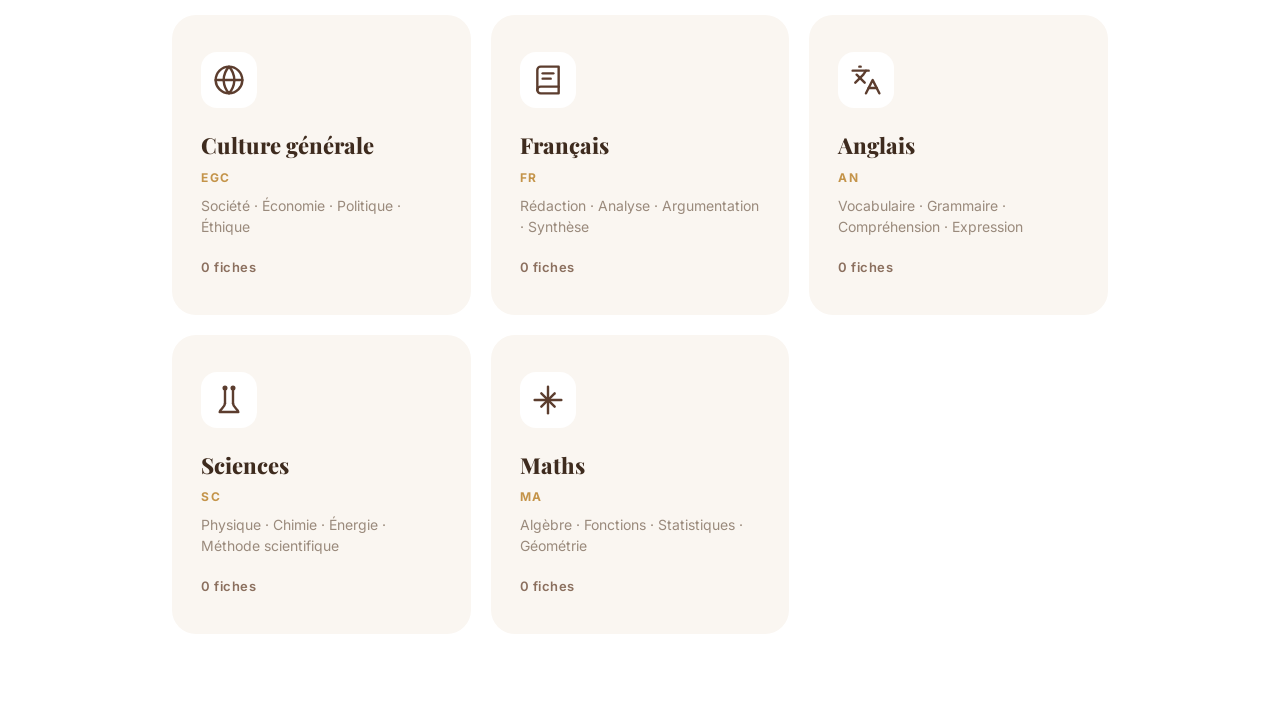
<file: fiches.html>
<!DOCTYPE html>
<html lang="fr">
<head>
    <meta charset="UTF-8">
    <meta name="viewport" content="width=device-width, initial-scale=1.0">
    <title>Revisfredo — Fiches</title>
    <link rel="stylesheet" href="css/style.css">
    <link rel="stylesheet" href="css/fiches.css">
    <link href="https://fonts.googleapis.com/css2?family=Playfair+Display:ital,wght@0,700;0,800;0,900;1,700;1,800&family=Inter:wght@400;500;600;700&display=swap" rel="stylesheet">
<script>if(localStorage.getItem("revisfredo_theme")==="dark")document.documentElement.setAttribute("data-theme","dark")</script>
</head>
<body>

    <!-- NAVBAR -->
    <nav class="navbar">
        <div class="nav-container">
            <div class="nav-logo">
                <span class="logo-icon">✦</span>
                <span class="logo-text">Revisfredo</span>
            </div>
            <div class="nav-hamburger" onclick="this.classList.toggle('open');document.querySelector('.nav-links').classList.toggle('open');document.body.classList.toggle('menu-open');document.documentElement.classList.toggle('menu-open')"><span></span><span></span><span></span></div>
            <ul class="nav-links">
                <li><a href="index.html">Accueil</a></li>
                <li><a href="fiches.html" class="active">Fiches</a></li>
                <li><a href="resultats.html">Résultats</a></li>
                <li><a href="calendrier.html">Calendrier</a></li>
                <li><a href="profil.html">Mon profil</a></li>
            </ul>
        </div>
    </nav>

    <!-- HERO -->
    <section class="hero hero-fiches">
        <div class="hero-container">
            <div class="hero-badge">
                <span class="badge-dot"></span>
                6 MODULES
            </div>
            <h1 class="hero-title">Tes fiches<br>de révision.</h1>
            <p class="hero-subtitle">Choisis un module pour accéder à tes fiches,<br>résumés et exercices.</p>

            <div class="hero-modules">
                <div class="hero-module-tag">M319</div>
                <div class="hero-module-tag">M106</div>
                <div class="hero-module-tag">M231</div>
                <div class="hero-module-tag">M162</div>
                <div class="hero-module-tag">SI</div>
                <div class="hero-module-tag">M117</div>
            </div>
        </div>
    </section>

    <!-- SPACER -->
    <div class="hero-spacer"></div>

    <!-- CONTENT PANEL -->
    <div class="content-panel">
        <section class="fiches-section">
            <div class="fiches-container">
                <div class="fiches-grid">

                    <!-- M319 C++ -->
                    <a href="module.html?name=C%2B%2B&code=M319" class="fiche-choice">
                        <div class="fiche-icon icon-cpp">
                            <svg width="32" height="32" viewBox="0 0 24 24" fill="none" stroke="currentColor" stroke-width="1.8" stroke-linecap="round" stroke-linejoin="round">
                                <polyline points="16 18 22 12 16 6"/><polyline points="8 6 2 12 8 18"/>
                            </svg>
                        </div>
                        <h3>C++</h3>
                        <span class="fiche-module">M319</span>
                        <p>Programmation orientée objet · Pointeurs · Classes</p>
                        <span class="fiche-count">0 fiches</span>
                    </a>

                    <!-- M106 Maintenance BDD -->
                    <a href="module.html?name=Maintenance%20BDD&code=M106" class="fiche-choice">
                        <div class="fiche-icon icon-bdd">
                            <svg width="32" height="32" viewBox="0 0 24 24" fill="none" stroke="currentColor" stroke-width="1.8" stroke-linecap="round" stroke-linejoin="round">
                                <ellipse cx="12" cy="5" rx="9" ry="3"/><path d="M21 12c0 1.66-4 3-9 3s-9-1.34-9-3"/><path d="M3 5v14c0 1.66 4 3 9 3s9-1.34 9-3V5"/><path d="M14.5 10.5l2 2-2 2"/><path d="M9.5 10.5l-2 2 2 2"/>
                            </svg>
                        </div>
                        <h3>Maintenance BDD</h3>
                        <span class="fiche-module">M106</span>
                        <p>Requêtes SQL · Optimisation · Sauvegarde · Index</p>
                        <span class="fiche-count">0 fiches</span>
                    </a>

                    <!-- M231 Protection des données -->
                    <a href="module.html?name=Protection%20des%20donn%C3%A9es&code=M231" class="fiche-choice">
                        <div class="fiche-icon icon-protect">
                            <svg width="32" height="32" viewBox="0 0 24 24" fill="none" stroke="currentColor" stroke-width="1.8" stroke-linecap="round" stroke-linejoin="round">
                                <path d="M12 22s8-4 8-10V5l-8-3-8 3v7c0 6 8 10 8 10z"/><rect x="10" y="11" width="4" height="5" rx="1"/><circle cx="12" cy="9" r="1.5"/>
                            </svg>
                        </div>
                        <h3>Protection des données</h3>
                        <span class="fiche-module">M231</span>
                        <p>Chiffrement · RGPD · Sécurité réseau · Droits</p>
                        <span class="fiche-count">0 fiches</span>
                    </a>

                    <!-- M162 Modélisation de données -->
                    <a href="module.html?name=Mod%C3%A9lisation%20de%20donn%C3%A9es&code=M162" class="fiche-choice">
                        <div class="fiche-icon icon-model">
                            <svg width="32" height="32" viewBox="0 0 24 24" fill="none" stroke="currentColor" stroke-width="1.8" stroke-linecap="round" stroke-linejoin="round">
                                <rect x="3" y="3" width="7" height="7" rx="1.5"/><rect x="14" y="3" width="7" height="7" rx="1.5"/><rect x="8" y="14" width="7" height="7" rx="1.5"/><line x1="6.5" y1="10" x2="11.5" y2="14"/><line x1="17.5" y1="10" x2="11.5" y2="14"/>
                            </svg>
                        </div>
                        <h3>Modélisation de données</h3>
                        <span class="fiche-module">M162</span>
                        <p>MCD · MLD · Entités · Relations · Cardinalités</p>
                        <span class="fiche-count">0 fiches</span>
                    </a>

                    <!-- SI Sciences appliquées -->
                    <a href="module.html?name=Sciences%20appliqu%C3%A9es&code=SI" class="fiche-choice">
                        <div class="fiche-icon icon-si">
                            <svg width="32" height="32" viewBox="0 0 24 24" fill="none" stroke="currentColor" stroke-width="1.8" stroke-linecap="round" stroke-linejoin="round">
                                <rect x="4" y="4" width="16" height="16" rx="2"/><circle cx="9" cy="9" r="1"/><circle cx="15" cy="9" r="1"/><circle cx="9" cy="15" r="1"/><circle cx="15" cy="15" r="1"/><line x1="9" y1="10" x2="9" y2="14"/><line x1="15" y1="10" x2="15" y2="14"/><line x1="10" y1="9" x2="14" y2="9"/><line x1="10" y1="15" x2="14" y2="15"/>
                            </svg>
                        </div>
                        <h3>Sciences appliquées</h3>
                        <span class="fiche-module">SI</span>
                        <p>Logique · Numération · Algèbre de Boole · Circuits</p>
                        <span class="fiche-count">0 fiches</span>
                    </a>

                    <!-- M117 Infrastructure réseau -->
                    <a href="module.html?name=Infrastructure%20r%C3%A9seau&code=M117" class="fiche-choice">
                        <div class="fiche-icon icon-reseau">
                            <svg width="32" height="32" viewBox="0 0 24 24" fill="none" stroke="currentColor" stroke-width="1.8" stroke-linecap="round" stroke-linejoin="round">
                                <rect x="1" y="1" width="6" height="6" rx="1"/><rect x="9" y="17" width="6" height="6" rx="1"/><rect x="17" y="1" width="6" height="6" rx="1"/><line x1="4" y1="7" x2="4" y2="12"/><line x1="20" y1="7" x2="20" y2="12"/><line x1="4" y1="12" x2="20" y2="12"/><line x1="12" y1="12" x2="12" y2="17"/>
                            </svg>
                        </div>
                        <h3>Infrastructure réseau</h3>
                        <span class="fiche-module">M117</span>
                        <p>TCP/IP · DNS · DHCP · VLAN · Routage</p>
                        <span class="fiche-count">0 fiches</span>
                    </a>

                </div>

                <!-- SÉPARATEUR THÉORIE -->
                <div class="section-divider">
                    <div class="divider-line"></div>
                    <div class="divider-label">
                        <span class="divider-diamond">✦</span>
                        Théorie
                        <span class="divider-diamond">✦</span>
                    </div>
                    <div class="divider-line"></div>
                </div>

                <!-- GRILLE THÉORIE -->
                <div class="fiches-grid">

                    <!-- EGC Culture générale -->
                    <a href="module.html?name=Culture%20g%C3%A9n%C3%A9rale&code=EGC" class="fiche-choice">
                        <div class="fiche-icon icon-egc">
                            <svg width="32" height="32" viewBox="0 0 24 24" fill="none" stroke="currentColor" stroke-width="1.8" stroke-linecap="round" stroke-linejoin="round">
                                <circle cx="12" cy="12" r="10"/><line x1="2" y1="12" x2="22" y2="12"/><path d="M12 2a15.3 15.3 0 0 1 4 10 15.3 15.3 0 0 1-4 10 15.3 15.3 0 0 1-4-10 15.3 15.3 0 0 1 4-10z"/>
                            </svg>
                        </div>
                        <h3>Culture générale</h3>
                        <span class="fiche-module">EGC</span>
                        <p>Société · Économie · Politique · Éthique</p>
                        <span class="fiche-count">0 fiches</span>
                    </a>

                    <!-- FR Français -->
                    <a href="module.html?name=Fran%C3%A7ais&code=FR" class="fiche-choice">
                        <div class="fiche-icon icon-fr">
                            <svg width="32" height="32" viewBox="0 0 24 24" fill="none" stroke="currentColor" stroke-width="1.8" stroke-linecap="round" stroke-linejoin="round">
                                <path d="M4 19.5A2.5 2.5 0 0 1 6.5 17H20"/><path d="M6.5 2H20v20H6.5A2.5 2.5 0 0 1 4 19.5v-15A2.5 2.5 0 0 1 6.5 2z"/><line x1="8" y1="7" x2="16" y2="7"/><line x1="8" y1="11" x2="14" y2="11"/>
                            </svg>
                        </div>
                        <h3>Français</h3>
                        <span class="fiche-module">FR</span>
                        <p>Rédaction · Analyse · Argumentation · Synthèse</p>
                        <span class="fiche-count">0 fiches</span>
                    </a>

                    <!-- AN Anglais -->
                    <a href="module.html?name=Anglais&code=AN" class="fiche-choice">
                        <div class="fiche-icon icon-an">
                            <svg width="32" height="32" viewBox="0 0 24 24" fill="none" stroke="currentColor" stroke-width="1.8" stroke-linecap="round" stroke-linejoin="round">
                                <path d="M5 8l6 6"/><path d="M4 14l6-6 2-3"/><path d="M2 5h12"/><path d="M7 2h1"/><path d="M22 22l-5-10-5 10"/><path d="M14 18h6"/>
                            </svg>
                        </div>
                        <h3>Anglais</h3>
                        <span class="fiche-module">AN</span>
                        <p>Vocabulaire · Grammaire · Compréhension · Expression</p>
                        <span class="fiche-count">0 fiches</span>
                    </a>

                    <!-- SC Sciences -->
                    <a href="module.html?name=Sciences&code=SC" class="fiche-choice">
                        <div class="fiche-icon icon-sc">
                            <svg width="32" height="32" viewBox="0 0 24 24" fill="none" stroke="currentColor" stroke-width="1.8" stroke-linecap="round" stroke-linejoin="round">
                                <path d="M9 3v11.5"/><path d="M15 3v11.5"/><path d="M9 14.5c0 3.5-4 4.5-4 6.5h14c0-2-4-3-4-6.5"/><circle cx="9" cy="3" r="1"/><circle cx="15" cy="3" r="1"/>
                            </svg>
                        </div>
                        <h3>Sciences</h3>
                        <span class="fiche-module">SC</span>
                        <p>Physique · Chimie · Énergie · Méthode scientifique</p>
                        <span class="fiche-count">0 fiches</span>
                    </a>

                    <!-- MA Maths -->
                    <a href="module.html?name=Maths&code=MA" class="fiche-choice">
                        <div class="fiche-icon icon-ma">
                            <svg width="32" height="32" viewBox="0 0 24 24" fill="none" stroke="currentColor" stroke-width="1.8" stroke-linecap="round" stroke-linejoin="round">
                                <line x1="12" y1="2" x2="12" y2="22"/><line x1="2" y1="12" x2="22" y2="12"/><path d="M17 7l-10 10"/><path d="M7 7l10 10"/>
                            </svg>
                        </div>
                        <h3>Maths</h3>
                        <span class="fiche-module">MA</span>
                        <p>Algèbre · Fonctions · Statistiques · Géométrie</p>
                        <span class="fiche-count">0 fiches</span>
                    </a>

                </div>

            </div>
        </section>
    </div>

    <script>
        // Désactiver le smooth scroll temporairement pour restaurer la position
        document.documentElement.style.scrollBehavior = 'auto';
        const savedScroll = sessionStorage.getItem('fichesScroll');
        if (savedScroll) {
            window.scrollTo(0, parseInt(savedScroll));
            sessionStorage.removeItem('fichesScroll');
        }

        window.addEventListener('load', () => {
            setTimeout(() => {
                document.documentElement.style.scrollBehavior = '';
            }, 100);
        });

        // Clic sur une carte module
        document.querySelectorAll('.fiche-choice').forEach(card => {
            card.addEventListener('click', function(e) {
                e.preventDefault();
                const href = this.getAttribute('href');
                sessionStorage.setItem('fichesScroll', window.scrollY);
                this.classList.add('clicked');
                window.location.href = href;
            });
        });
    </script>

<script src="js/global.js"></script>
</body>
</html>
</file>
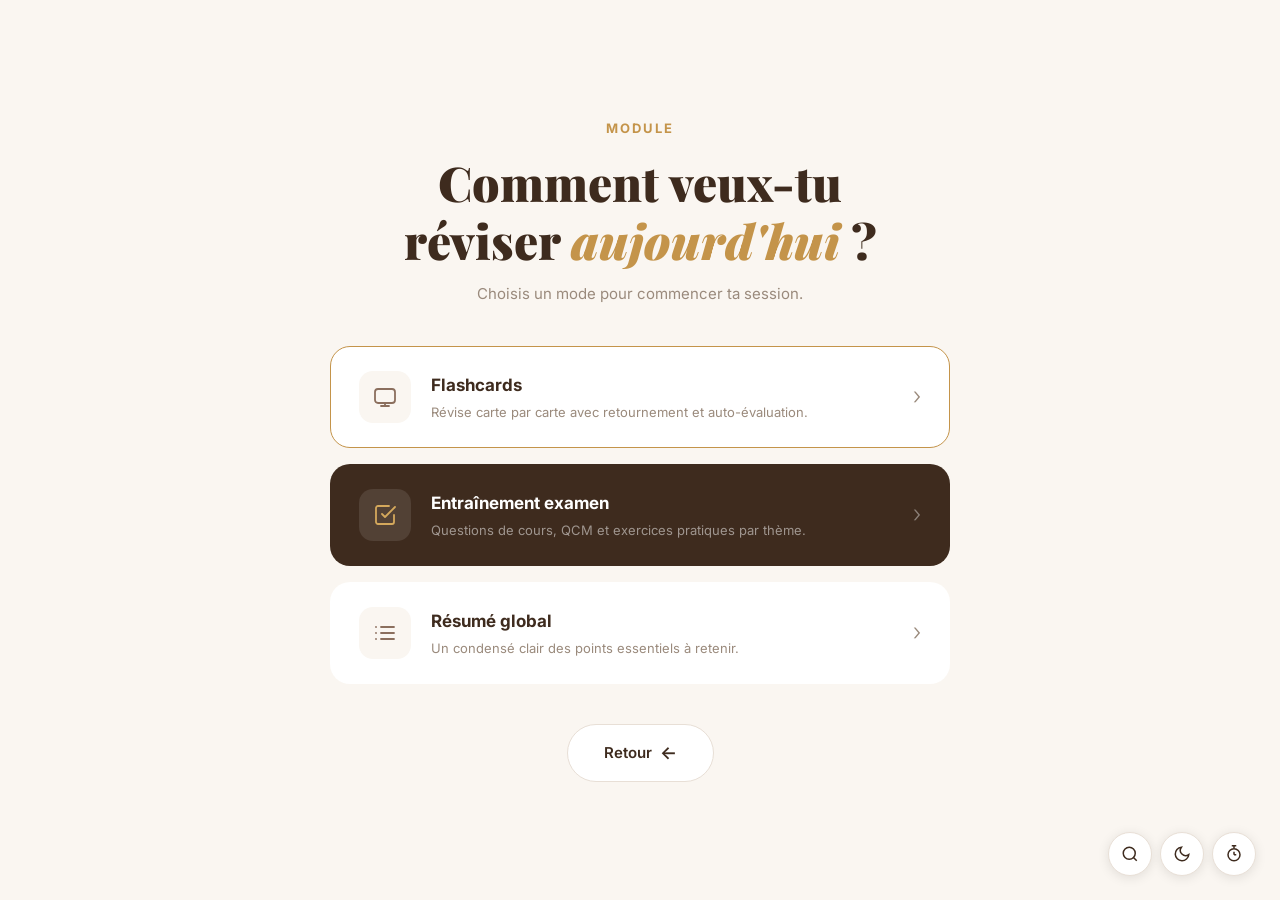
<file: module.html>
<!DOCTYPE html>
<html lang="fr">
<head>
    <meta charset="UTF-8">
    <meta name="viewport" content="width=device-width, initial-scale=1.0">
    <title>Revisfredo — Module</title>
    <link rel="stylesheet" href="css/style.css">
    <link rel="stylesheet" href="css/module.css">
    <link href="https://fonts.googleapis.com/css2?family=Playfair+Display:ital,wght@0,700;0,800;0,900;1,700;1,800&family=Inter:wght@400;500;600;700&display=swap" rel="stylesheet">
    <style>html, body { background: var(--cream, #FAF6F1); }</style>
<script>if(localStorage.getItem("revisfredo_theme")==="dark")document.documentElement.setAttribute("data-theme","dark")</script>
</head>
<body>

    <div class="module-page">
        <div class="module-container">

            <p class="module-label" id="moduleLabel">ANGLAIS</p>

            <h1 class="module-title">Comment veux-tu<br>réviser <em>aujourd'hui</em> ?</h1>

            <p class="module-subtitle">Choisis un mode pour commencer ta session.</p>

            <div class="module-options">

                <!-- Flashcards -->
                <a href="#" class="module-option option-light selected" id="optFlashcards">
                    <div class="option-icon icon-flashcard">
                        <svg width="24" height="24" viewBox="0 0 24 24" fill="none" stroke="currentColor" stroke-width="1.8" stroke-linecap="round" stroke-linejoin="round">
                            <rect x="2" y="4" width="20" height="14" rx="3"/><line x1="8" y1="21" x2="16" y2="21"/><line x1="12" y1="18" x2="12" y2="21"/>
                        </svg>
                    </div>
                    <div class="option-text">
                        <h3>Flashcards</h3>
                        <p>Révise carte par carte avec retournement et auto-évaluation.</p>
                    </div>
                    <span class="option-arrow">›</span>
                </a>

                <!-- Entraînement examen -->
                <a href="#" class="module-option option-dark" id="optExamen">
                    <div class="option-icon icon-pdf">
                        <svg width="24" height="24" viewBox="0 0 24 24" fill="none" stroke="currentColor" stroke-width="1.8" stroke-linecap="round" stroke-linejoin="round">
                            <path d="M9 11l3 3L22 4"/><path d="M21 12v7a2 2 0 0 1-2 2H5a2 2 0 0 1-2-2V5a2 2 0 0 1 2-2h11"/>
                        </svg>
                    </div>
                    <div class="option-text">
                        <h3>Entraînement examen</h3>
                        <p>Questions de cours, QCM et exercices pratiques par thème.</p>
                    </div>
                    <span class="option-arrow">›</span>
                </a>

                <!-- Résumé global -->
                <a href="#" class="module-option option-light" id="optResume">
                    <div class="option-icon icon-resume">
                        <svg width="24" height="24" viewBox="0 0 24 24" fill="none" stroke="currentColor" stroke-width="1.8" stroke-linecap="round" stroke-linejoin="round">
                            <line x1="8" y1="6" x2="21" y2="6"/><line x1="8" y1="12" x2="21" y2="12"/><line x1="8" y1="18" x2="21" y2="18"/><line x1="3" y1="6" x2="3.01" y2="6"/><line x1="3" y1="12" x2="3.01" y2="12"/><line x1="3" y1="18" x2="3.01" y2="18"/>
                        </svg>
                    </div>
                    <div class="option-text">
                        <h3>Résumé global</h3>
                        <p>Un condensé clair des points essentiels à retenir.</p>
                    </div>
                    <span class="option-arrow">›</span>
                </a>

            </div>

            <a href="fiches.html" class="module-back">
                Retour
                <span class="back-arrow">←</span>
            </a>

        </div>
    </div>

    <!-- MODAL CHOIX % -->
    <div class="percent-modal" id="percentModal">
        <div class="percent-backdrop" id="percentBackdrop"></div>
        <div class="percent-content">
            <h3>Combien de cartes ?</h3>
            <p class="percent-sub">Choisis la proportion du deck à réviser.</p>
            <div class="percent-options">
                <button class="percent-btn" data-pct="25">25%</button>
                <button class="percent-btn" data-pct="50">50%</button>
                <button class="percent-btn" data-pct="75">75%</button>
                <button class="percent-btn selected" data-pct="100">100%</button>
            </div>
            <button class="percent-start" id="percentStart">Commencer</button>
        </div>
    </div>

    <!-- MODAL AVERTISSEMENT MODE PARTIEL -->
    <div class="percent-modal" id="warnModal">
        <div class="percent-backdrop" id="warnBackdrop"></div>
        <div class="percent-content warn-content">
            <div class="warn-icon">⚠</div>
            <h3>Mode révision ciblée</h3>
            <p class="percent-sub">En mode 25% ou 50%, <strong>80% des cartes</strong> seront celles que tu rates le plus souvent, pour t'aider à progresser sur tes points faibles.</p>
            <label class="warn-check-label">
                <input type="checkbox" id="warnDontShow">
                <span class="warn-checkmark"></span>
                Ne plus afficher ce message
            </label>
            <button class="percent-start" id="warnContinue">Compris, continuer</button>
        </div>
    </div>

    <!-- MODAL MOT DE PASSE POUR 50%+ -->
    <div class="percent-modal" id="pctPwdModal">
        <div class="percent-backdrop" id="pctPwdBackdrop"></div>
        <div class="percent-content warn-content">
            <div class="warn-icon">🔒</div>
            <h3>Accès restreint</h3>
            <p class="percent-sub">Les modes <strong>50%, 75% et 100%</strong> nécessitent un mot de passe.</p>
            <input type="password" id="pctPwdInput" placeholder="Mot de passe" style="width:100%;padding:12px 16px;border:2px solid #e0d5c7;border-radius:10px;font-size:15px;background:#faf6f1;outline:none;margin-bottom:8px;text-align:center;">
            <p id="pctPwdError" style="color:#c0392b;font-size:13px;min-height:18px;margin:0 0 12px;"></p>
            <button class="percent-start" id="pctPwdSubmit">Débloquer</button>
        </div>
    </div>

    <script>
        // Lire le module depuis l'URL
        const params = new URLSearchParams(window.location.search);
        const moduleName = params.get('name') || 'Module';
        const moduleCode = params.get('code') || '';

        const label = document.getElementById('moduleLabel');
        label.textContent = moduleCode ? `${moduleName.toUpperCase()} · ${moduleCode}` : moduleName.toUpperCase();
        document.title = `Revisfredo — ${moduleName}`;

        // Sélection d'option
        document.querySelectorAll('.module-option').forEach(opt => {
            opt.addEventListener('click', (e) => {
                e.preventDefault();
                document.querySelectorAll('.module-option').forEach(o => o.classList.remove('selected'));
                opt.classList.add('selected');
            });
        });

        // Flashcards — ouvrir modal %
        const modal = document.getElementById('percentModal');
        const backdrop = document.getElementById('percentBackdrop');
        const warnModal = document.getElementById('warnModal');
        const warnBackdrop = document.getElementById('warnBackdrop');
        const pctPwdModal = document.getElementById('pctPwdModal');
        const pctPwdBackdrop = document.getElementById('pctPwdBackdrop');
        const pctPwdInput = document.getElementById('pctPwdInput');
        const pctPwdError = document.getElementById('pctPwdError');
        let selectedPct = 100;
        let quizUnlocked = localStorage.getItem('quizUnlocked') === '1';

        document.getElementById('optFlashcards').addEventListener('click', function(e) {
            e.preventDefault();
            e.stopPropagation();
            modal.classList.add('open');
        });

        backdrop.addEventListener('click', () => modal.classList.remove('open'));
        warnBackdrop.addEventListener('click', () => warnModal.classList.remove('open'));
        pctPwdBackdrop.addEventListener('click', () => pctPwdModal.classList.remove('open'));

        document.querySelectorAll('.percent-btn').forEach(btn => {
            btn.addEventListener('click', () => {
                document.querySelectorAll('.percent-btn').forEach(b => b.classList.remove('selected'));
                btn.classList.add('selected');
                selectedPct = parseInt(btn.dataset.pct);
            });
        });

        function launchFlashcards() {
            window.location.href = `flashcard.html?name=${encodeURIComponent(moduleName)}&code=${encodeURIComponent(moduleCode)}&pct=${selectedPct}`;
        }

        document.getElementById('percentStart').addEventListener('click', () => {
            // Sans mot de passe, seul 25% est accessible
            if (selectedPct > 25 && !quizUnlocked) {
                modal.classList.remove('open');
                pctPwdInput.value = '';
                pctPwdError.textContent = '';
                pctPwdModal.classList.add('open');
                setTimeout(() => pctPwdInput.focus(), 200);
                return;
            }
            if (selectedPct <= 50 && !localStorage.getItem('hidePartialWarn')) {
                modal.classList.remove('open');
                warnModal.classList.add('open');
            } else {
                launchFlashcards();
            }
        });

        function unlockQuiz() {
            if (pctPwdInput.value === 'picasso32') {
                quizUnlocked = true;
                localStorage.setItem('quizUnlocked', '1');
                pctPwdModal.classList.remove('open');
                // Relancer avec le pct choisi
                if (selectedPct <= 50 && !localStorage.getItem('hidePartialWarn')) {
                    warnModal.classList.add('open');
                } else {
                    launchFlashcards();
                }
            } else {
                pctPwdError.textContent = 'Mot de passe incorrect';
                pctPwdInput.classList.add('shake');
                setTimeout(() => pctPwdInput.classList.remove('shake'), 500);
            }
        }

        document.getElementById('pctPwdSubmit').addEventListener('click', unlockQuiz);
        pctPwdInput.addEventListener('keydown', (e) => { if (e.key === 'Enter') unlockQuiz(); });

        document.getElementById('warnContinue').addEventListener('click', () => {
            if (document.getElementById('warnDontShow').checked) {
                localStorage.setItem('hidePartialWarn', '1');
            }
            warnModal.classList.remove('open');
            launchFlashcards();
        });

        // Entraînement examen
        document.getElementById('optExamen').addEventListener('click', function(e) {
            e.preventDefault();
            e.stopPropagation();
            window.location.href = `examen.html?name=${encodeURIComponent(moduleName)}&code=${encodeURIComponent(moduleCode)}`;
        });

        // Résumé global — ouvrir fiche.html
        document.getElementById('optResume').addEventListener('click', function(e) {
            e.preventDefault();
            e.stopPropagation();
            window.location.href = `fiche.html?name=${encodeURIComponent(moduleName)}&code=${encodeURIComponent(moduleCode)}`;
        });

        // Retour
        document.querySelector('.module-back').addEventListener('click', function(e) {
            e.preventDefault();
            window.location.href = this.getAttribute('href');
        });
    </script>

<script src="js/global.js"></script>
</body>
</html>
</file>
<file: css/style.css>
/* ===== RESET & BASE ===== */
*, *::before, *::after {
    margin: 0;
    padding: 0;
    box-sizing: border-box;
}

:root {
    --brown-dark: #3E2B1E;
    --brown-medium: #5C3D2E;
    --brown-light: #8B6F5E;
    --cream: #FAF6F1;
    --cream-dark: #F2EBE3;
    --gold: #C4944A;
    --gold-light: #D4A85C;
    --red-soft: #C0614A;
    --green-soft: #7A9A6D;
    --text-dark: #3E2B1E;
    --text-muted: #9A8A7C;
    --white: #FFFFFF;
    --border: #E8DFD6;
}

html {
    scroll-behavior: smooth;
}

body {
    font-family: 'Inter', -apple-system, BlinkMacSystemFont, sans-serif;
    color: var(--text-dark);
    background: var(--brown-dark);
    line-height: 1.6;
    overflow-x: hidden;
}

/* ===== MENU OPEN — BLOCK SCROLL ===== */
body.menu-open,
html.menu-open {
    overflow: hidden !important;
    touch-action: none;
}

body.menu-open .content-panel,
body.menu-open .hero-spacer {
    opacity: 0 !important;
    pointer-events: none;
    transition: opacity 0.4s ease !important;
}

body.menu-open .hero {
    pointer-events: none;
}

/* ===== NAVBAR ===== */
.navbar {
    background: var(--brown-dark);
    padding: 16px 0;
    position: fixed;
    top: 0;
    left: 0;
    right: 0;
    z-index: 200;
}

.nav-container {
    max-width: 1200px;
    margin: 0 auto;
    padding: 0 32px;
    display: flex;
    align-items: center;
    justify-content: space-between;
}

.nav-logo {
    display: flex;
    align-items: center;
    gap: 10px;
    color: var(--white);
}

.logo-icon {
    font-size: 20px;
    color: var(--gold);
}

.logo-text {
    font-family: 'Playfair Display', serif;
    font-size: 20px;
    font-weight: 700;
    color: var(--white);
}

.nav-links {
    display: flex;
    list-style: none;
    gap: 8px;
}

.nav-links a {
    text-decoration: none;
    color: var(--white);
    font-size: 14px;
    font-weight: 500;
    padding: 8px 20px;
    border-radius: 50px;
    border: 1.5px solid rgba(255, 255, 255, 0.3);
    transition: all 0.3s ease;
}

.nav-links a:hover,
.nav-links a.active {
    background: rgba(255, 255, 255, 0.1);
    border-color: rgba(255, 255, 255, 0.6);
}

/* ===== HERO (fixed behind everything) ===== */
.hero {
    background: linear-gradient(180deg, var(--brown-dark) 0%, var(--brown-medium) 100%);
    position: fixed;
    top: 0;
    left: 0;
    right: 0;
    height: 100vh;
    display: flex;
    align-items: center;
    justify-content: center;
    text-align: center;
    z-index: 1;
}

.hero-container {
    max-width: 800px;
    margin: 0 auto;
    padding: 0 32px;
}

.hero-badge {
    display: inline-flex;
    align-items: center;
    gap: 8px;
    background: rgba(255, 255, 255, 0.1);
    border: 1px solid rgba(255, 255, 255, 0.15);
    color: var(--gold-light);
    font-size: 13px;
    font-weight: 600;
    letter-spacing: 1.5px;
    padding: 10px 24px;
    border-radius: 50px;
    margin-bottom: 16px;
}

/* ===== COUNTDOWN BIG ===== */
.countdown-big {
    margin-bottom: 20px;
    display: flex;
    align-items: baseline;
    justify-content: center;
    gap: 14px;
}

.countdown-big #countdown {
    font-family: 'Playfair Display', serif;
    font-size: clamp(64px, 10vw, 120px);
    font-weight: 900;
    color: var(--gold);
    line-height: 1;
}

.countdown-label {
    font-size: clamp(12px, 1.5vw, 18px);
    font-weight: 700;
    letter-spacing: 3px;
    color: rgba(255, 255, 255, 0.5);
}

.badge-dot {
    width: 8px;
    height: 8px;
    background: var(--gold);
    border-radius: 50%;
    display: inline-block;
}

.hero-title {
    font-family: 'Playfair Display', serif;
    font-size: clamp(36px, 5vw, 64px);
    font-weight: 900;
    color: var(--white);
    line-height: 1.15;
    margin-bottom: 16px;
}

.hero-title em {
    font-style: italic;
    color: var(--gold-light);
}

.hero-subtitle {
    color: rgba(255, 255, 255, 0.55);
    font-size: clamp(14px, 1.3vw, 17px);
    line-height: 1.7;
    margin-bottom: 28px;
}

.hero-buttons {
    display: flex;
    gap: 16px;
    justify-content: center;
}

.btn {
    padding: 14px 32px;
    border-radius: 12px;
    font-size: 15px;
    font-weight: 600;
    cursor: pointer;
    transition: all 0.3s ease;
    border: none;
    font-family: inherit;
    text-decoration: none;
    display: inline-block;
    text-align: center;
}

.btn-dark {
    background: var(--brown-dark);
    color: var(--white);
    border: 1.5px solid rgba(255, 255, 255, 0.2);
}

.btn-dark:hover {
    background: #2E1E12;
    border-color: rgba(255, 255, 255, 0.4);
}

.btn-outline {
    background: rgba(255, 255, 255, 0.1);
    color: var(--white);
    border: 1.5px solid rgba(255, 255, 255, 0.25);
}

.btn-outline:hover {
    background: rgba(255, 255, 255, 0.18);
}

/* ===== SPACER (pushes content below hero) ===== */
.hero-spacer {
    height: 85vh;
    position: relative;
    z-index: 1;
    pointer-events: none;
}

/* ===== CONTENT PANEL (slides up over the hero) ===== */
.content-panel {
    position: relative;
    z-index: 300;
    background: var(--white);
    border-radius: 60px 60px 0 0;
    box-shadow: 0 -10px 60px rgba(0, 0, 0, 0.2);
    transition: opacity 0.4s ease;
}

/* ===== STATS ===== */
.stats {
    background: var(--white);
    padding: 60px 0;
    border-bottom: 1px solid var(--border);
}

.stats-container {
    max-width: 900px;
    margin: 0 auto;
    padding: 0 32px;
    display: flex;
    align-items: center;
    justify-content: center;
}

.stat-item {
    flex: 1;
    text-align: center;
    display: flex;
    flex-direction: column;
    gap: 8px;
}

.stat-number {
    font-family: 'Playfair Display', serif;
    font-size: 48px;
    font-weight: 800;
    color: var(--brown-dark);
}

.stat-label {
    font-size: 13px;
    font-weight: 600;
    letter-spacing: 2px;
    color: var(--text-muted);
}

.stat-divider {
    width: 1px;
    height: 60px;
    background: var(--border);
}

/* ===== MAIN CONTENT ===== */
.main-content {
    background: var(--cream);
    padding: 60px 0 80px;
}

.main-container {
    max-width: 1000px;
    margin: 0 auto;
    padding: 0 32px;
}

/* TODAY CARD */
.today-card {
    background: var(--white);
    border-radius: 20px;
    padding: 28px 32px;
    display: flex;
    align-items: center;
    justify-content: space-between;
    margin-bottom: 48px;
    box-shadow: 0 2px 12px rgba(62, 43, 30, 0.04);
}

.today-label {
    font-size: 12px;
    font-weight: 700;
    letter-spacing: 1.5px;
    color: var(--red-soft);
    display: block;
    margin-bottom: 12px;
}

.today-tasks {
    display: flex;
    gap: 16px;
    align-items: center;
}

.task {
    display: inline-flex;
    align-items: center;
    gap: 8px;
    font-size: 14px;
    color: var(--text-muted);
}

.task-check {
    width: 22px;
    height: 22px;
    border-radius: 50%;
    background: var(--brown-medium);
    color: white;
    display: inline-flex;
    align-items: center;
    justify-content: center;
    font-size: 11px;
    font-weight: 700;
}

.task-circle {
    width: 22px;
    height: 22px;
    border-radius: 50%;
    border: 2px solid var(--border);
    display: inline-block;
}

.task.done {
    text-decoration: line-through;
    color: var(--text-muted);
}

.today-right {
    text-align: right;
}

.today-count {
    font-family: 'Playfair Display', serif;
    font-size: 36px;
    font-weight: 800;
    color: var(--brown-dark);
    display: block;
    line-height: 1;
}

.today-completed {
    font-size: 14px;
    color: var(--text-muted);
}

/* MATIÈRES */
.matieres-header {
    display: flex;
    justify-content: space-between;
    align-items: center;
    margin-bottom: 24px;
}

.matieres-header h2 {
    font-family: 'Playfair Display', serif;
    font-size: 28px;
    font-weight: 800;
    color: var(--brown-dark);
}

.see-all {
    color: var(--red-soft);
    text-decoration: none;
    font-size: 14px;
    font-weight: 600;
    transition: opacity 0.2s;
}

.see-all:hover {
    opacity: 0.7;
}

.matieres-grid {
    display: grid;
    grid-template-columns: repeat(3, 1fr);
    gap: 20px;
    margin-bottom: 56px;
}

.matiere-card {
    background: var(--white);
    border-radius: 20px;
    padding: 28px;
    box-shadow: 0 2px 12px rgba(62, 43, 30, 0.04);
    transition: transform 0.2s ease, box-shadow 0.2s ease;
}

.matiere-card:hover {
    transform: translateY(-2px);
    box-shadow: 0 8px 24px rgba(62, 43, 30, 0.08);
}

.matiere-icon {
    width: 48px;
    height: 48px;
    border-radius: 14px;
    display: flex;
    align-items: center;
    justify-content: center;
    margin-bottom: 20px;
}

.icon-math {
    background: var(--cream-dark);
    color: var(--brown-dark);
}

.icon-history {
    background: var(--cream-dark);
    color: var(--brown-medium);
}

.icon-svt {
    background: var(--cream-dark);
    color: var(--green-soft);
}

.matiere-card h3 {
    font-size: 17px;
    font-weight: 700;
    margin-bottom: 6px;
    color: var(--brown-dark);
}

.matiere-topics {
    font-size: 13px;
    color: var(--text-muted);
    margin-bottom: 20px;
}

.matiere-progress {
    margin-top: auto;
}

.progress-info {
    display: flex;
    justify-content: space-between;
    font-size: 13px;
    margin-bottom: 8px;
    color: var(--text-muted);
}

.progress-info span:last-child {
    font-weight: 700;
    color: var(--brown-dark);
}

.progress-bar {
    height: 5px;
    background: var(--cream-dark);
    border-radius: 10px;
    overflow: hidden;
}

.progress-fill {
    height: 100%;
    background: var(--red-soft);
    border-radius: 10px;
    width: 0;
    transition: width 1.2s ease;
}

/* QUIZ & PROGRESSION */
.section-title {
    font-family: 'Playfair Display', serif;
    font-size: 28px;
    font-weight: 800;
    color: var(--brown-dark);
    margin-bottom: 24px;
}

.quiz-progression-grid {
    display: grid;
    grid-template-columns: 1fr 1fr;
    gap: 20px;
}

.quiz-card {
    background: var(--white);
    border-radius: 20px;
    padding: 32px;
    box-shadow: 0 2px 12px rgba(62, 43, 30, 0.04);
}

.quiz-label {
    font-size: 12px;
    font-weight: 700;
    letter-spacing: 1.5px;
    color: var(--red-soft);
    display: block;
    margin-bottom: 16px;
}

.quiz-question {
    font-size: 18px;
    font-weight: 700;
    color: var(--brown-dark);
    margin-bottom: 24px;
    line-height: 1.5;
}

.quiz-answer-reveal {
    margin-top: 20px;
    text-align: center;
}

.btn-sm {
    padding: 10px 24px;
    font-size: 13px;
}

.quiz-answer-text {
    font-family: 'Playfair Display', serif;
    font-size: 24px;
    font-weight: 900;
    color: var(--gold);
    margin-top: 16px;
}

.quiz-options {
    display: flex;
    flex-direction: column;
    gap: 10px;
}

.quiz-option {
    width: 100%;
    padding: 14px 20px;
    border-radius: 12px;
    border: 1.5px solid var(--border);
    background: var(--cream);
    font-size: 15px;
    font-family: inherit;
    color: var(--brown-dark);
    cursor: pointer;
    text-align: left;
    transition: all 0.2s;
}

.quiz-option:hover {
    border-color: var(--brown-light);
}

.quiz-option.correct.selected {
    background: rgba(196, 148, 74, 0.12);
    border-color: var(--gold);
    color: var(--brown-dark);
    font-weight: 600;
}

/* STREAK CARD */
.streak-card {
    background: var(--brown-dark);
    border-radius: 20px;
    padding: 32px;
    color: var(--white);
}

.streak-top {
    display: flex;
    justify-content: space-between;
    align-items: flex-start;
    margin-bottom: 32px;
}

.streak-number {
    font-family: 'Playfair Display', serif;
    font-size: 56px;
    font-weight: 800;
    color: var(--gold);
    display: block;
    line-height: 1;
}

.streak-text {
    font-size: 12px;
    font-weight: 700;
    letter-spacing: 2px;
    color: rgba(255, 255, 255, 0.5);
    display: block;
    margin-top: 4px;
}

.streak-badge {
    background: rgba(255, 255, 255, 0.12);
    border: 1px solid rgba(255, 255, 255, 0.15);
    padding: 6px 16px;
    border-radius: 50px;
    font-size: 13px;
    font-weight: 600;
    color: var(--gold-light);
}

.streak-days {
    display: flex;
    justify-content: space-between;
    margin-bottom: 28px;
}

.day {
    width: 40px;
    height: 40px;
    display: flex;
    align-items: center;
    justify-content: center;
    border-radius: 50%;
    font-size: 14px;
    font-weight: 600;
    color: rgba(255, 255, 255, 0.4);
}

.day.active {
    background: var(--white);
    color: var(--brown-dark);
}

.day.done {
    background: rgba(255, 255, 255, 0.15);
    color: rgba(255, 255, 255, 0.7);
}

.streak-message {
    font-size: 14px;
    color: rgba(255, 255, 255, 0.45);
    line-height: 1.6;
}

/* ===== RESPONSIVE — MAC 14"/16" ===== */
@media (max-height: 900px) {
    .hero-container {
        transform: scale(0.9);
        transform-origin: center center;
    }

    .countdown-big {
        margin-bottom: 12px;
    }

    .hero-badge {
        margin-bottom: 10px;
    }

    .hero-subtitle {
        margin-bottom: 20px;
    }
}

@media (max-height: 750px) {
    .hero-container {
        transform: scale(0.82);
    }

    .hero-spacer {
        height: 80vh;
    }
}

/* ===== RESPONSIVE — TABLET ===== */
@media (max-width: 1024px) {
    .hero-title {
        font-size: 50px;
    }

    .countdown-big #countdown {
        font-size: 90px;
    }

    .countdown-label {
        font-size: 16px;
    }

    .matieres-grid {
        grid-template-columns: repeat(2, 1fr);
    }

    .quiz-progression-grid {
        grid-template-columns: 1fr;
    }

    .stat-number {
        font-size: 36px;
    }

    .nav-links a {
        padding: 6px 14px;
        font-size: 13px;
    }
}

/* ===== RESPONSIVE — MOBILE ===== */
/* ===== HAMBURGER MENU ===== */
.nav-hamburger {
    display: none;
    flex-direction: column;
    gap: 5px;
    cursor: pointer;
    padding: 8px;
    z-index: 1001;
}

.nav-hamburger span {
    width: 22px;
    height: 2px;
    background: var(--white);
    border-radius: 2px;
    transition: all 0.3s ease;
}

.nav-hamburger.open span:nth-child(1) {
    transform: rotate(45deg) translate(5px, 5px);
}

.nav-hamburger.open span:nth-child(2) {
    opacity: 0;
}

.nav-hamburger.open span:nth-child(3) {
    transform: rotate(-45deg) translate(5px, -5px);
}

@media (max-width: 768px) {
    .nav-hamburger {
        display: flex;
    }

    .nav-links {
        position: fixed;
        top: 0;
        left: 0;
        right: 0;
        bottom: 0;
        background: var(--brown-dark);
        flex-direction: column;
        align-items: center;
        justify-content: center;
        gap: 24px;
        z-index: 1000;
        opacity: 0;
        visibility: hidden;
        transition: opacity 0.35s ease, visibility 0.35s ease;
        display: flex;
    }

    .nav-links.open {
        opacity: 1;
        visibility: visible;
    }

    .nav-links a {
        font-size: 32px;
        padding: 16px 40px;
        border: none;
        border-radius: 0;
        color: rgba(255, 255, 255, 0.6);
        font-weight: 700;
        letter-spacing: 0.5px;
        transform: translateY(20px);
        opacity: 0;
        transition: transform 0.4s ease, opacity 0.4s ease, color 0.2s ease;
    }

    .nav-links.open a {
        transform: translateY(0);
        opacity: 1;
    }

    .nav-links.open li:nth-child(1) a { transition-delay: 0.05s; }
    .nav-links.open li:nth-child(2) a { transition-delay: 0.1s; }
    .nav-links.open li:nth-child(3) a { transition-delay: 0.15s; }
    .nav-links.open li:nth-child(4) a { transition-delay: 0.2s; }
    .nav-links.open li:nth-child(5) a { transition-delay: 0.25s; }

    .nav-links a:hover,
    .nav-links a.active {
        color: var(--white);
        background: none;
        border: none;
    }

    .hero-container {
        padding: 0 20px;
        padding-top: 40px;
    }

    .hero-title {
        font-size: 36px;
    }

    .countdown-big {
        gap: 10px;
        flex-direction: column;
        align-items: center;
    }

    .countdown-big #countdown {
        font-size: 64px;
    }

    .countdown-label {
        font-size: 12px;
        letter-spacing: 2px;
    }

    .hero-subtitle {
        font-size: 15px;
    }

    .hero-subtitle br {
        display: none;
    }

    .hero-buttons {
        flex-direction: column;
        align-items: center;
        gap: 12px;
    }

    .btn {
        width: 100%;
        max-width: 280px;
        text-align: center;
    }

    .hero-badge {
        font-size: 11px;
        padding: 8px 16px;
    }

    .content-panel {
        border-radius: 32px 32px 0 0;
    }

    .stats {
        padding: 40px 0;
    }

    .stats-container {
        flex-direction: column;
        gap: 24px;
    }

    .stat-number {
        font-size: 32px;
    }

    .stat-divider {
        width: 60px;
        height: 1px;
    }

    .main-content {
        padding: 40px 0 60px;
    }

    .main-container {
        padding: 0 16px;
    }

    .today-card {
        flex-direction: column;
        gap: 16px;
        align-items: flex-start;
        padding: 20px;
    }

    .today-tasks {
        flex-wrap: wrap;
        gap: 10px;
    }

    .today-right {
        text-align: left;
    }

    .today-count {
        font-size: 28px;
    }

    .matieres-header h2,
    .section-title {
        font-size: 22px;
    }

    .matieres-grid {
        grid-template-columns: 1fr;
        gap: 14px;
    }

    .matiere-card {
        padding: 20px;
    }

    .quiz-progression-grid {
        grid-template-columns: 1fr;
        gap: 14px;
    }

    .quiz-card,
    .streak-card {
        padding: 24px;
    }

    .streak-number {
        font-size: 40px;
    }

    .streak-days {
        gap: 4px;
    }

    .day {
        width: 34px;
        height: 34px;
        font-size: 12px;
    }
}

/* ===== RESPONSIVE — SMALL MOBILE ===== */
@media (max-width: 400px) {
    .hero-title {
        font-size: 28px;
    }

    .countdown-big #countdown {
        font-size: 48px;
    }

    .stat-number {
        font-size: 28px;
    }
}

/* ===== DARK MODE ===== */
[data-theme="dark"] {
    --brown-dark: #F5E6D3;
    --brown-medium: #2E231A;
    --brown-light: #C4A882;
    --cream: #1A1410;
    --cream-dark: #141008;
    --gold: #D4A85C;
    --gold-light: #E0B96E;
    --red-soft: #E8856E;
    --green-soft: #8FB87F;
    --text-dark: #F0E6D8;
    --text-muted: #9A8B78;
    --white: #221C16;
    --border: #3A3028;
}

[data-theme="dark"] body {
    background: #1A1410;
}

[data-theme="dark"] .navbar {
    background: #1A1410;
}

[data-theme="dark"] .hero {
    background: linear-gradient(180deg, #1A1410 0%, #2E231A 100%);
}

[data-theme="dark"] .content-panel {
    background: #221C16;
    box-shadow: 0 -10px 60px rgba(0, 0, 0, 0.5);
}

[data-theme="dark"] .stats {
    background: #221C16;
    border-bottom-color: #3A3028;
}

[data-theme="dark"] .main-content {
    background: #1A1410;
}

[data-theme="dark"] .today-card,
[data-theme="dark"] .matiere-card,
[data-theme="dark"] .quiz-card {
    background: #2A2218;
    box-shadow: 0 2px 12px rgba(0, 0, 0, 0.25);
}

[data-theme="dark"] .matiere-card:hover {
    box-shadow: 0 8px 24px rgba(0, 0, 0, 0.35);
}

[data-theme="dark"] .streak-card {
    background: #141008;
}

[data-theme="dark"] .progress-bar {
    background: #3A3028;
}

[data-theme="dark"] .btn-outline {
    background: rgba(255, 255, 255, 0.06);
    border-color: rgba(255, 255, 255, 0.15);
}

[data-theme="dark"] .quiz-option {
    background: #2A2218;
    border-color: #3A3028;
    color: #F0E6D8;
}

[data-theme="dark"] .icon-math,
[data-theme="dark"] .icon-history,
[data-theme="dark"] .icon-svt {
    background: #3A3028;
    color: #C4A882;
}

/* Nav links in dark mode */
[data-theme="dark"] .nav-links a {
    color: #F0E6D8;
    border-color: rgba(255, 255, 255, 0.15);
}

[data-theme="dark"] .nav-links a:hover,
[data-theme="dark"] .nav-links a.active {
    background: rgba(255, 255, 255, 0.08);
    border-color: rgba(255, 255, 255, 0.3);
}

/* SVG icons visibility */
[data-theme="dark"] .matiere-icon svg,
[data-theme="dark"] .fiche-icon svg,
[data-theme="dark"] .option-icon svg {
    stroke: #C4A882;
}

[data-theme="dark"] .toolbar-btn {
    background: #2A2218;
    border-color: #3A3028;
    box-shadow: 0 2px 12px rgba(0,0,0,0.3);
}

[data-theme="dark"] .toolbar-btn svg {
    stroke: #D4A85C;
}

/* Dark mode — sun/moon icons */
[data-theme="dark"] .icon-sun { display: inline; }
[data-theme="dark"] .icon-moon { display: none; }

/* ===== GLOBAL TOOLBAR ===== */
#globalToolbar {
    position: fixed;
    bottom: 24px;
    right: 24px;
    z-index: 9000;
    display: flex;
    gap: 8px;
    align-items: center;
}

.toolbar-btn {
    width: 44px;
    height: 44px;
    border-radius: 50%;
    border: 1.5px solid var(--border);
    background: var(--white);
    color: var(--text-dark);
    cursor: pointer;
    display: flex;
    align-items: center;
    justify-content: center;
    transition: all 0.2s ease;
    box-shadow: 0 2px 12px rgba(0,0,0,0.1);
}

.toolbar-btn:hover {
    transform: scale(1.1);
    box-shadow: 0 4px 16px rgba(0,0,0,0.15);
}

.toolbar-btn svg {
    stroke: var(--text-dark);
}

/* Sun/moon toggle */
.icon-sun { display: none; }
.icon-moon { display: inline; }

/* ===== POMODORO PANEL ===== */
#pomodoroPanel {
    position: fixed;
    bottom: 80px;
    right: 24px;
    z-index: 9000;
    background: var(--white);
    border: 1.5px solid var(--border);
    border-radius: 20px;
    padding: 24px;
    width: 220px;
    box-shadow: 0 8px 32px rgba(0,0,0,0.12);
    opacity: 0;
    visibility: hidden;
    transform: translateY(10px) scale(0.95);
    transition: all 0.25s ease;
}

#pomodoroPanel.open {
    opacity: 1;
    visibility: visible;
    transform: translateY(0) scale(1);
}

.pom-header {
    display: flex;
    justify-content: space-between;
    align-items: center;
    margin-bottom: 16px;
}

.pom-header span:first-child {
    font-size: 11px;
    font-weight: 700;
    letter-spacing: 2px;
    color: var(--gold);
}

.pom-sessions {
    font-size: 12px;
    color: var(--text-muted);
}

.pom-time {
    font-family: 'Playfair Display', serif;
    font-size: 48px;
    font-weight: 800;
    color: var(--text-dark);
    text-align: center;
    line-height: 1;
    margin-bottom: 20px;
}

.pom-controls {
    display: flex;
    gap: 10px;
    justify-content: center;
}

.pom-btn {
    width: 44px;
    height: 44px;
    border-radius: 50%;
    border: 1.5px solid var(--border);
    background: var(--cream);
    color: var(--text-dark);
    font-size: 18px;
    cursor: pointer;
    display: flex;
    align-items: center;
    justify-content: center;
    transition: all 0.2s;
}

.pom-btn:hover {
    background: var(--gold);
    color: #fff;
    border-color: var(--gold);
}

.pom-btn-reset {
    font-size: 20px;
}

/* ===== SEARCH MODAL ===== */
#searchModal {
    position: fixed;
    top: 0; left: 0; right: 0; bottom: 0;
    z-index: 10000;
    display: flex;
    align-items: flex-start;
    justify-content: center;
    padding-top: 15vh;
    opacity: 0;
    visibility: hidden;
    transition: all 0.2s ease;
}

#searchModal.open {
    opacity: 1;
    visibility: visible;
}

#searchModal .search-backdrop {
    position: absolute;
    inset: 0;
    background: rgba(0,0,0,0.5);
    backdrop-filter: blur(4px);
}

.search-content {
    position: relative;
    width: 560px;
    max-width: 90vw;
    background: var(--white);
    border: 1.5px solid var(--border);
    border-radius: 16px;
    box-shadow: 0 16px 64px rgba(0,0,0,0.2);
    overflow: hidden;
    transform: translateY(-10px) scale(0.98);
    transition: transform 0.2s ease;
}

#searchModal.open .search-content {
    transform: translateY(0) scale(1);
}

.search-header {
    display: flex;
    align-items: center;
    gap: 12px;
    padding: 16px 20px;
    border-bottom: 1px solid var(--border);
}

.search-header svg {
    stroke: var(--text-muted);
    flex-shrink: 0;
}

#searchInput {
    flex: 1;
    border: none;
    background: transparent;
    font-size: 16px;
    font-family: inherit;
    color: var(--text-dark);
    outline: none;
}

#searchInput::placeholder {
    color: var(--text-muted);
}

.search-kbd {
    font-size: 11px;
    font-weight: 600;
    padding: 3px 8px;
    border-radius: 6px;
    background: var(--cream);
    border: 1px solid var(--border);
    color: var(--text-muted);
    font-family: inherit;
}

.search-results {
    max-height: 340px;
    overflow-y: auto;
    padding: 8px;
}

.search-item {
    display: flex;
    flex-direction: column;
    gap: 2px;
    padding: 12px 16px;
    border-radius: 10px;
    text-decoration: none;
    color: var(--text-dark);
    transition: background 0.15s;
}

.search-item:hover,
.search-item.selected {
    background: var(--cream);
}

.search-item-name {
    font-size: 15px;
    font-weight: 600;
}

.search-item-code {
    font-size: 12px;
    font-weight: 700;
    color: var(--gold);
    margin-left: 8px;
}

.search-item-desc {
    font-size: 13px;
    color: var(--text-muted);
}

.search-empty {
    padding: 24px;
    text-align: center;
    color: var(--text-muted);
    font-size: 14px;
}

.search-footer {
    display: flex;
    gap: 20px;
    padding: 10px 20px;
    border-top: 1px solid var(--border);
    font-size: 12px;
    color: var(--text-muted);
}

.search-footer kbd {
    font-size: 11px;
    font-weight: 600;
    padding: 2px 6px;
    border-radius: 4px;
    background: var(--cream);
    border: 1px solid var(--border);
    color: var(--text-muted);
    font-family: inherit;
    margin-right: 4px;
}

/* ===== KEYBOARD HELP MODAL ===== */
#kbHelp {
    position: fixed;
    top: 0; left: 0; right: 0; bottom: 0;
    z-index: 10000;
    display: flex;
    align-items: center;
    justify-content: center;
    opacity: 0;
    visibility: hidden;
    transition: all 0.2s ease;
}

#kbHelp.open {
    opacity: 1;
    visibility: visible;
}

.kb-content {
    position: relative;
    width: 420px;
    max-width: 90vw;
    background: var(--white);
    border: 1.5px solid var(--border);
    border-radius: 20px;
    padding: 32px;
    box-shadow: 0 16px 64px rgba(0,0,0,0.2);
}

.kb-content h3 {
    font-family: 'Playfair Display', serif;
    font-size: 22px;
    font-weight: 800;
    color: var(--text-dark);
    margin-bottom: 24px;
}

.kb-grid {
    display: flex;
    flex-direction: column;
    gap: 12px;
}

.kb-item {
    display: flex;
    justify-content: space-between;
    align-items: center;
}

.kb-item kbd {
    font-size: 13px;
    font-weight: 600;
    padding: 4px 10px;
    border-radius: 8px;
    background: var(--cream);
    border: 1px solid var(--border);
    color: var(--text-dark);
    font-family: inherit;
    min-width: 80px;
    text-align: center;
}

.kb-item span {
    font-size: 14px;
    color: var(--text-muted);
}

.kb-divider {
    font-size: 11px;
    font-weight: 700;
    letter-spacing: 2px;
    color: var(--gold);
    text-transform: uppercase;
    margin-top: 8px;
    padding-top: 8px;
    border-top: 1px solid var(--border);
}

.kb-close {
    margin-top: 24px;
    width: 100%;
    padding: 12px;
    border-radius: 12px;
    border: 1.5px solid var(--border);
    background: var(--cream);
    color: var(--text-dark);
    font-size: 14px;
    font-weight: 600;
    font-family: inherit;
    cursor: pointer;
    transition: all 0.2s;
}

.kb-close:hover {
    background: var(--gold);
    color: #fff;
    border-color: var(--gold);
}

/* ===== RESPONSIVE TOOLBAR ===== */
@media (max-width: 768px) {
    #globalToolbar {
        bottom: 16px;
        right: 16px;
        gap: 6px;
    }
    .toolbar-btn {
        width: 40px;
        height: 40px;
    }
    #pomodoroPanel {
        bottom: 70px;
        right: 16px;
        width: 200px;
        padding: 20px;
    }
    .pom-time {
        font-size: 40px;
    }
}
</file>
<file: css/calendrier.css>
/* ===== CALENDAR HERO ===== */
.hero-cal .hero-container {
    padding-top: 60px;
}

.cal-nav {
    display: flex;
    align-items: center;
    gap: 12px;
    margin-top: 24px;
}

.cal-nav-btn {
    width: 44px;
    height: 44px;
    border-radius: 50%;
    border: 1px solid rgba(255,255,255,0.15);
    background: rgba(255,255,255,0.08);
    color: var(--white);
    font-size: 22px;
    cursor: pointer;
    transition: all 0.2s ease;
    display: flex;
    align-items: center;
    justify-content: center;
    font-family: 'Inter', sans-serif;
}

.cal-nav-btn:hover {
    background: rgba(255,255,255,0.15);
}

.cal-nav-today {
    padding: 10px 24px;
    border-radius: 50px;
    border: 1px solid rgba(255,255,255,0.15);
    background: rgba(255,255,255,0.08);
    color: var(--white);
    font-family: 'Inter', sans-serif;
    font-size: 14px;
    font-weight: 600;
    cursor: pointer;
    transition: all 0.2s ease;
}

.cal-nav-today:hover {
    background: rgba(255,255,255,0.15);
}

/* ===== CALENDAR GRID — GRAND ===== */
.cal-section {
    padding: 48px 0 40px;
    background: var(--white);
}

.cal-container-wide {
    max-width: 1100px;
    margin: 0 auto;
    padding: 0 32px;
}

.cal-grid {
    background: var(--cream);
    border-radius: 20px;
    padding: 28px;
    border: 1px solid var(--border);
}

.cal-header-row {
    display: grid;
    grid-template-columns: repeat(7, 1fr);
    text-align: center;
    margin-bottom: 4px;
}

.cal-header-row span {
    font-size: 11px;
    font-weight: 700;
    letter-spacing: 1.5px;
    color: var(--text-muted);
    padding: 12px 0;
}

.cal-body {
    display: grid;
    grid-template-columns: repeat(7, 1fr);
}

/* ===== DAY CELLS — GRANDS ===== */
.cal-day {
    min-height: 100px;
    display: flex;
    flex-direction: column;
    align-items: flex-start;
    padding: 10px 12px;
    border-top: 1px solid rgba(62, 43, 30, 0.06);
    gap: 6px;
    position: relative;
}

.cal-day-num {
    font-size: 15px;
    font-weight: 600;
    color: var(--brown-dark);
}

.cal-day-other .cal-day-num {
    color: var(--text-muted);
    opacity: 0.35;
}

.cal-day-today .cal-day-num {
    background: var(--brown-dark);
    color: var(--white);
    width: 32px;
    height: 32px;
    border-radius: 50%;
    display: flex;
    align-items: center;
    justify-content: center;
    font-size: 14px;
}

/* Test badge dans le calendrier */
.cal-test-badge {
    display: block;
    padding: 4px 10px;
    border-radius: 6px;
    font-size: 11px;
    font-weight: 600;
    color: var(--white);
    text-decoration: none;
    white-space: nowrap;
    overflow: hidden;
    text-overflow: ellipsis;
    max-width: 100%;
    transition: opacity 0.2s ease, transform 0.2s ease;
}

.cal-test-badge:hover {
    opacity: 0.85;
    transform: scale(1.03);
}

.cal-day-has-test {
    background: rgba(196, 148, 74, 0.04);
}

/* ===== UPCOMING TESTS ===== */
.cal-upcoming-section {
    padding: 0 0 80px;
    background: var(--white);
}

.cal-upcoming-card {
    background: var(--brown-dark);
    border-radius: 24px;
    padding: 32px;
    color: var(--white);
}

.cal-upcoming-tag {
    font-size: 11px;
    font-weight: 700;
    letter-spacing: 2px;
    color: rgba(255,255,255,0.4);
    display: block;
    margin-bottom: 20px;
}

.cal-upcoming-list {
    display: flex;
    flex-direction: column;
    gap: 12px;
}

.cal-upcoming-item {
    display: flex;
    align-items: center;
    gap: 16px;
    padding: 20px 24px;
    background: rgba(255,255,255,0.06);
    border-radius: 16px;
    border: 1px solid rgba(255,255,255,0.06);
    transition: background 0.2s ease, transform 0.2s ease;
    text-decoration: none;
    color: var(--white);
    cursor: pointer;
}

.cal-upcoming-item:hover {
    background: rgba(255,255,255,0.1);
    transform: translateX(4px);
}

.cal-upcoming-color {
    width: 4px;
    height: 44px;
    border-radius: 2px;
    flex-shrink: 0;
}

.cal-upcoming-info {
    flex: 1;
}

.cal-upcoming-info h4 {
    font-family: 'Playfair Display', serif;
    font-size: 18px;
    font-weight: 800;
    color: var(--white);
    margin-bottom: 4px;
}

.cal-upcoming-info span {
    font-size: 13px;
    color: rgba(255,255,255,0.4);
}

.cal-upcoming-right {
    display: flex;
    align-items: center;
    gap: 12px;
}

.cal-upcoming-time {
    font-size: 13px;
    font-weight: 600;
    color: var(--gold-light);
    white-space: nowrap;
}

.cal-upcoming-arrow {
    font-size: 20px;
    color: rgba(255,255,255,0.3);
    transition: color 0.2s ease;
}

.cal-upcoming-item:hover .cal-upcoming-arrow {
    color: var(--gold-light);
}

.cal-no-tests {
    font-size: 14px;
    color: rgba(255,255,255,0.4);
    text-align: center;
    padding: 20px 0;
}

/* Dark mode overrides */
[data-theme="dark"] .cal-section {
    background: #221C16;
}

[data-theme="dark"] .cal-grid {
    background: #2A2218;
    border-color: #3A3028;
}

[data-theme="dark"] .cal-day {
    border-top-color: rgba(240,230,216,0.06);
}

[data-theme="dark"] .cal-day-today .cal-day-num {
    background: #D4A85C;
    color: #1A1410;
}

[data-theme="dark"] .cal-day-has-test {
    background: rgba(212,168,92,0.06);
}

[data-theme="dark"] .cal-upcoming-section {
    background: #221C16;
}

[data-theme="dark"] .cal-upcoming-card {
    background: #2A2218;
    color: #F0E6D8;
}

[data-theme="dark"] .cal-upcoming-tag {
    color: rgba(240,230,216,0.4);
}

[data-theme="dark"] .cal-upcoming-item {
    background: rgba(255,255,255,0.04);
    border-color: rgba(255,255,255,0.04);
    color: #F0E6D8;
}

[data-theme="dark"] .cal-upcoming-info h4 {
    color: #F0E6D8;
}

[data-theme="dark"] .cal-upcoming-info span {
    color: rgba(240,230,216,0.4);
}

/* ===== RESPONSIVE — MAC 14"/16" ===== */
@media (max-height: 900px) {
    .hero-cal .hero-container {
        transform: scale(0.9);
        transform-origin: center center;
    }
}

/* ===== RESPONSIVE ===== */
@media (max-width: 768px) {
    .cal-container-wide {
        padding: 0 16px;
    }

    .cal-grid {
        padding: 16px;
    }

    .cal-day {
        min-height: 70px;
        padding: 6px 4px;
    }

    .cal-day-num {
        font-size: 13px;
    }

    .cal-test-badge {
        font-size: 9px;
        padding: 3px 6px;
    }

    .cal-upcoming-card {
        padding: 24px 20px;
    }

    .cal-upcoming-info h4 {
        font-size: 15px;
    }
}

@media (max-width: 480px) {
    .cal-day {
        min-height: 56px;
        padding: 4px 2px;
    }

    .cal-day-num {
        font-size: 11px;
    }

    .cal-day-today .cal-day-num {
        width: 26px;
        height: 26px;
    }

    .cal-header-row span {
        font-size: 9px;
    }

    .cal-test-badge {
        font-size: 8px;
        padding: 2px 4px;
    }
}
</file>
<file: css/fiches.css>
/* ===== FICHES PAGE ===== */

.hero-fiches .hero-container {
    padding-top: 80px;
}

.hero-fiches {
    align-items: flex-start;
    padding-top: 80px;
}

.hero-fiches .hero-container {
    display: flex;
    flex-direction: column;
    align-items: center;
    text-align: center;
    width: 100%;
}

/* ===== MODULE TAGS IN HERO ===== */
.hero-modules {
    display: flex;
    gap: 12px;
    justify-content: center;
    flex-wrap: wrap;
    max-width: 600px;
    margin: 0 auto;
}

.hero-module-tag {
    padding: 10px 22px;
    border-radius: 50px;
    border: 1px solid rgba(255, 255, 255, 0.1);
    background: rgba(255, 255, 255, 0.05);
    color: rgba(255, 255, 255, 0.3);
    font-size: 13px;
    font-weight: 600;
    letter-spacing: 1.5px;
    transition: all 0.3s ease;
}

.hero-module-tag:hover {
    border-color: rgba(196, 148, 74, 0.4);
    color: rgba(196, 148, 74, 0.7);
    background: rgba(196, 148, 74, 0.08);
}

.fiches-section {
    padding: 60px 0 80px;
    background: var(--white);
}

.fiches-container {
    max-width: 1000px;
    margin: 0 auto;
    padding: 0 32px;
}

.fiches-grid {
    display: grid;
    grid-template-columns: repeat(3, 1fr);
    gap: 20px;
}

.fiche-choice {
    background: var(--cream);
    border-radius: 24px;
    padding: 36px 28px;
    text-decoration: none;
    color: var(--text-dark);
    display: flex;
    flex-direction: column;
    transition: transform 0.4s cubic-bezier(0.4, 0, 0.2, 1), box-shadow 0.4s ease, border-color 0.3s ease, opacity 0.4s ease;
    border: 1.5px solid transparent;
}

/* Animation au clic */
.fiche-choice.clicked {
    transform: scale(0.96);
    opacity: 0.6;
    transition: transform 0.6s ease, opacity 0.6s ease;
}


.fiche-choice:hover {
    transform: translateY(-4px);
    box-shadow: 0 12px 32px rgba(62, 43, 30, 0.1);
    border-color: var(--border);
}

.fiche-icon {
    width: 56px;
    height: 56px;
    border-radius: 16px;
    background: var(--white);
    display: flex;
    align-items: center;
    justify-content: center;
    margin-bottom: 20px;
    color: var(--brown-medium);
}

.fiche-choice h3 {
    font-family: 'Playfair Display', serif;
    font-size: 22px;
    font-weight: 800;
    color: var(--brown-dark);
    margin-bottom: 4px;
}

.fiche-module {
    font-size: 12px;
    font-weight: 700;
    letter-spacing: 1.5px;
    color: var(--gold);
    margin-bottom: 8px;
}

.fiche-choice p {
    font-size: 14px;
    color: var(--text-muted);
    line-height: 1.5;
    margin-bottom: 20px;
    flex-grow: 1;
}

.fiche-count {
    font-size: 13px;
    font-weight: 600;
    color: var(--brown-light);
    letter-spacing: 0.5px;
}

/* ===== SECTION DIVIDER ===== */
.section-divider {
    display: flex;
    align-items: center;
    gap: 0;
    margin: 56px 0 40px;
    width: 100vw;
    position: relative;
    left: 50%;
    transform: translateX(-50%);
}

.divider-line {
    flex: 1;
    height: 1px;
    background: rgba(62, 43, 30, 0.1);
}

.divider-label {
    display: flex;
    align-items: center;
    gap: 10px;
    padding: 9px 26px;
    border: 1px solid rgba(62, 43, 30, 0.1);
    border-radius: 50px;
    font-family: 'Inter', sans-serif;
    font-size: 13px;
    font-weight: 500;
    letter-spacing: 1.5px;
    color: rgba(62, 43, 30, 0.45);
    white-space: nowrap;
    background: rgba(62, 43, 30, 0.02);
}

.divider-diamond {
    color: var(--gold);
    font-size: 9px;
    opacity: 0.5;
}

/* Dark mode overrides */
[data-theme="dark"] .fiches-section {
    background: #221C16;
}

[data-theme="dark"] .fiche-choice {
    background: #2A2218;
    border-color: #3A3028;
}

[data-theme="dark"] .fiche-choice:hover {
    box-shadow: 0 12px 32px rgba(0, 0, 0, 0.4);
    border-color: #D4A85C;
}

[data-theme="dark"] .fiche-choice h3 {
    color: #F0E6D8;
}

[data-theme="dark"] .fiche-icon {
    background: #3A3028;
    color: #C4A882;
}

[data-theme="dark"] .divider-line {
    background: rgba(255, 255, 255, 0.08);
}

[data-theme="dark"] .divider-label {
    border-color: rgba(255, 255, 255, 0.08);
    color: rgba(240, 230, 216, 0.5);
    background: rgba(255, 255, 255, 0.03);
}

/* ===== RESPONSIVE — MAC 14"/16" ===== */
@media (max-height: 900px) {
    .hero-fiches {
        padding-top: 60px;
    }

    .hero-fiches .hero-container {
        padding-top: 60px;
        transform: scale(0.9);
        transform-origin: center center;
    }
}

@media (max-height: 750px) {
    .hero-fiches .hero-container {
        transform: scale(0.8);
    }
}

/* ===== RESPONSIVE — TABLET ===== */
@media (max-width: 1024px) {
    .fiches-grid {
        grid-template-columns: repeat(2, 1fr);
    }

    .hero-modules {
        max-width: 500px;
        gap: 10px;
    }

    .fiche-choice {
        padding: 28px 22px;
    }

    .fiche-choice h3 {
        font-size: 18px;
    }
}

/* ===== RESPONSIVE — MOBILE ===== */
@media (max-width: 768px) {
    .hero-fiches {
        padding-top: 60px;
    }

    .hero-fiches .hero-container {
        padding-top: 60px;
    }

    .fiches-grid {
        grid-template-columns: 1fr;
        gap: 14px;
    }

    .fiches-container {
        padding: 0 16px;
    }

    .fiches-section {
        padding: 40px 0 60px;
    }

    .fiche-choice {
        padding: 24px 20px;
    }

    .fiche-choice h3 {
        font-size: 18px;
    }

    .fiche-icon {
        width: 48px;
        height: 48px;
    }

    .hero-modules {
        max-width: 320px;
        gap: 8px;
    }

    .hero-module-tag {
        padding: 8px 16px;
        font-size: 11px;
    }
}

/* ===== RESPONSIVE — SMALL MOBILE ===== */
@media (max-width: 400px) {
    .hero-modules {
        max-width: 260px;
    }

    .hero-module-tag {
        padding: 6px 12px;
        font-size: 10px;
    }
}
</file>
<file: css/module.css>
/* ===== MODULE PAGE ===== */
.module-page {
    min-height: 100vh;
    background: var(--cream);
    display: flex;
    align-items: center;
    justify-content: center;
    padding: 60px 24px;
    animation: moduleFadeIn 0.8s cubic-bezier(0.4, 0, 0.2, 1) both;
}

@keyframes moduleFadeIn {
    from {
        opacity: 0;
        transform: translateY(24px);
    }
    to {
        opacity: 1;
        transform: translateY(0);
    }
}

/* Entrée décalée des options */
.module-option {
    animation: optionSlideIn 0.7s cubic-bezier(0.4, 0, 0.2, 1) both;
}
.module-option:nth-child(1) { animation-delay: 0.3s; }
.module-option:nth-child(2) { animation-delay: 0.5s; }
.module-option:nth-child(3) { animation-delay: 0.7s; }

@keyframes optionSlideIn {
    from {
        opacity: 0;
        transform: translateY(16px);
    }
    to {
        opacity: 1;
        transform: translateY(0);
    }
}

.module-container {
    max-width: 620px;
    width: 100%;
    text-align: center;
}

.module-label {
    font-size: 13px;
    font-weight: 700;
    letter-spacing: 2px;
    color: var(--gold);
    margin-bottom: 16px;
}

.module-title {
    font-family: 'Playfair Display', serif;
    font-size: clamp(32px, 5vw, 48px);
    font-weight: 900;
    color: var(--brown-dark);
    line-height: 1.2;
    margin-bottom: 12px;
}

.module-title em {
    color: var(--gold);
    font-style: italic;
}

.module-subtitle {
    font-size: 15px;
    color: var(--text-muted);
    margin-bottom: 40px;
}

/* ===== OPTIONS ===== */
.module-options {
    display: flex;
    flex-direction: column;
    gap: 16px;
    margin-bottom: 40px;
}

.module-option {
    display: flex;
    align-items: center;
    gap: 20px;
    padding: 24px 28px;
    border-radius: 20px;
    text-decoration: none;
    transition: transform 0.25s ease, box-shadow 0.25s ease, border-color 0.25s ease;
    cursor: pointer;
}

.module-option:hover {
    transform: translateY(-2px);
    box-shadow: 0 8px 24px rgba(62, 43, 30, 0.08);
}

/* Light option */
.option-light {
    background: var(--white);
    border: 1.5px solid transparent;
    color: var(--text-dark);
}

.option-light.selected {
    border-color: var(--gold);
}

.option-light .option-icon {
    background: var(--cream);
    color: var(--brown-light);
}

.option-light h3 {
    color: var(--brown-dark);
}

.option-light p {
    color: var(--text-muted);
}

.option-light .option-arrow {
    color: var(--text-muted);
}

/* Dark option */
.option-dark {
    background: var(--brown-dark);
    border: 1.5px solid transparent;
    color: var(--white);
}

.option-dark.selected {
    border-color: var(--gold);
}

.option-dark .option-icon {
    background: rgba(255, 255, 255, 0.1);
    color: var(--gold-light);
}

.option-dark h3 {
    color: var(--white);
}

.option-dark p {
    color: rgba(255, 255, 255, 0.5);
}

.option-dark .option-arrow {
    color: rgba(255, 255, 255, 0.4);
}

/* Icon */
.option-icon {
    width: 52px;
    height: 52px;
    min-width: 52px;
    border-radius: 14px;
    display: flex;
    align-items: center;
    justify-content: center;
}

/* Text */
.option-text {
    flex: 1;
    text-align: left;
}

.option-text h3 {
    font-family: 'Inter', sans-serif;
    font-size: 17px;
    font-weight: 700;
    margin-bottom: 4px;
}

.option-text p {
    font-size: 13px;
    line-height: 1.4;
}

/* Arrow */
.option-arrow {
    font-size: 24px;
    font-weight: 300;
}


/* ===== BACK BUTTON ===== */
.module-back {
    display: inline-flex;
    align-items: center;
    gap: 8px;
    padding: 14px 36px;
    border: 1.5px solid var(--border);
    border-radius: 50px;
    text-decoration: none;
    font-size: 15px;
    font-weight: 600;
    color: var(--brown-dark);
    background: var(--white);
    transition: all 0.25s ease;
}

.module-back:hover {
    background: var(--brown-dark);
    color: var(--white);
    border-color: var(--brown-dark);
}

.back-arrow {
    font-size: 18px;
}

/* ===== PERCENT MODAL ===== */
.percent-modal {
    position: fixed;
    top: 0;
    left: 0;
    width: 100%;
    height: 100%;
    z-index: 1000;
    display: flex;
    align-items: center;
    justify-content: center;
    opacity: 0;
    pointer-events: none;
    transition: opacity 0.3s ease;
}

.percent-modal.open {
    opacity: 1;
    pointer-events: all;
}

.percent-backdrop {
    position: absolute;
    top: 0;
    left: 0;
    width: 100%;
    height: 100%;
    background: rgba(62, 43, 30, 0.3);
    backdrop-filter: blur(6px);
}

.percent-content {
    position: relative;
    background: var(--white);
    border-radius: 24px;
    padding: 40px;
    max-width: 400px;
    width: 90%;
    text-align: center;
    transform: translateY(20px);
    transition: transform 0.3s ease;
    box-shadow: 0 20px 60px rgba(62, 43, 30, 0.15);
}

.percent-modal.open .percent-content {
    transform: translateY(0);
}

.percent-content h3 {
    font-family: 'Playfair Display', serif;
    font-size: 24px;
    font-weight: 900;
    color: var(--brown-dark);
    margin-bottom: 8px;
}

.percent-sub {
    font-size: 14px;
    color: var(--text-muted);
    margin-bottom: 28px;
}

.percent-options {
    display: flex;
    gap: 10px;
    justify-content: center;
    margin-bottom: 28px;
}

.percent-btn {
    padding: 12px 20px;
    border-radius: 50px;
    border: 1.5px solid var(--border);
    background: var(--cream);
    font-family: 'Inter', sans-serif;
    font-size: 15px;
    font-weight: 600;
    color: var(--brown-dark);
    cursor: pointer;
    transition: all 0.2s ease;
}

.percent-btn:hover {
    border-color: var(--gold);
    color: var(--gold);
}

.percent-btn.selected {
    background: var(--brown-dark);
    color: var(--white);
    border-color: var(--brown-dark);
}

.percent-start {
    padding: 14px 48px;
    border-radius: 50px;
    border: none;
    background: var(--brown-dark);
    color: var(--white);
    font-family: 'Inter', sans-serif;
    font-size: 15px;
    font-weight: 600;
    cursor: pointer;
    transition: all 0.25s ease;
}

.percent-start:hover {
    background: var(--gold);
}

/* --- WARNING MODAL --- */
.warn-content {
    max-width: 420px;
}

.warn-icon {
    font-size: 36px;
    margin-bottom: 12px;
}

.warn-content strong {
    color: var(--gold);
}

.warn-check-label {
    display: flex;
    align-items: center;
    gap: 10px;
    justify-content: center;
    margin-bottom: 24px;
    cursor: pointer;
    font-size: 14px;
    color: var(--text-muted);
    user-select: none;
}

.warn-check-label input[type="checkbox"] {
    display: none;
}

.warn-checkmark {
    width: 22px;
    height: 22px;
    border-radius: 6px;
    border: 2px solid var(--border);
    background: var(--cream);
    display: flex;
    align-items: center;
    justify-content: center;
    flex-shrink: 0;
    transition: all 0.2s ease;
}

.warn-check-label input[type="checkbox"]:checked + .warn-checkmark {
    background: var(--brown-dark);
    border-color: var(--brown-dark);
}

.warn-check-label input[type="checkbox"]:checked + .warn-checkmark::after {
    content: '✓';
    color: var(--white);
    font-size: 14px;
    font-weight: 700;
}

/* Dark mode overrides */
[data-theme="dark"] .option-dark {
    background: #141008;
}

[data-theme="dark"] .option-light {
    background: #2A2218;
}

[data-theme="dark"] .option-light .option-icon {
    background: #3A3028;
    color: #C4A882;
}

[data-theme="dark"] .option-light h3 {
    color: #F0E6D8;
}

[data-theme="dark"] .module-back {
    background: #2A2218;
    color: #F0E6D8;
    border-color: #3A3028;
}

[data-theme="dark"] .module-back:hover {
    background: #D4A85C;
    color: #1A1410;
    border-color: #D4A85C;
}

[data-theme="dark"] .percent-backdrop {
    background: rgba(0, 0, 0, 0.6);
}

[data-theme="dark"] .percent-content {
    box-shadow: 0 20px 60px rgba(0, 0, 0, 0.5);
}

[data-theme="dark"] .percent-btn {
    background: #1A1410;
    color: #F0E6D8;
    border-color: #3A3028;
}

[data-theme="dark"] .percent-btn.selected {
    background: #D4A85C;
    color: #1A1410;
    border-color: #D4A85C;
}

[data-theme="dark"] .percent-start {
    background: #D4A85C;
    color: #1A1410;
}

[data-theme="dark"] .percent-start:hover {
    background: #E0B96E;
}

/* ===== RESPONSIVE ===== */
@media (max-width: 768px) {
    .module-page {
        padding: 40px 16px;
    }

    .module-option {
        padding: 20px 20px;
        gap: 14px;
    }

    .option-icon {
        width: 44px;
        height: 44px;
        min-width: 44px;
    }

    .option-text h3 {
        font-size: 15px;
    }

    .option-text p {
        font-size: 12px;
    }
}
</file>
